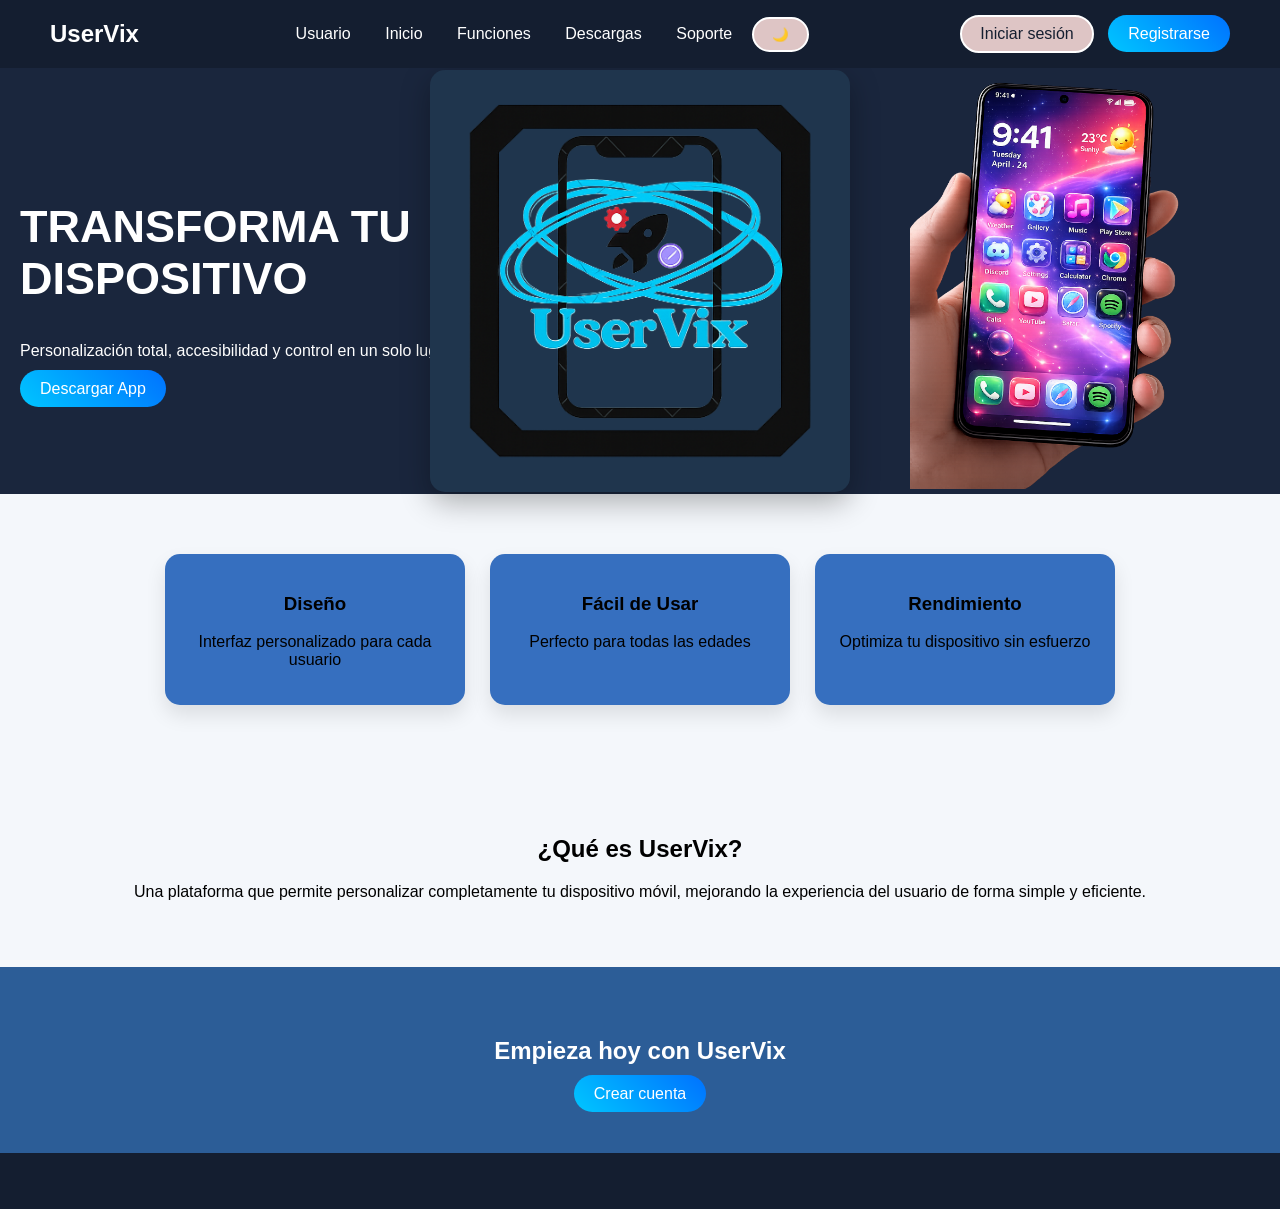
<file: index.html>
<!DOCTYPE html>
<html lang="es">
<head>
    <meta charset="UTF-8">
    <meta name="viewport" content="width=device-width, initial-scale=1.0">
    <title>UserVix</title>
    <link rel="stylesheet" href="index.css">
</head>
<body class="index-page">

<header class="header">
    <div class="logo">UserVix</div>

    <nav>
        <a href="dashboard.html">Usuario</a>
        <a href="#">Inicio</a>
        <a href="funciones.html">Funciones</a>
        <a href="descargas.html" class="link-descargas">Descargas</a>
        <a href="soporte.html">Soporte</a>
        <button onclick="toggleDarkMode()" id="darkBtn" class="btn-outline">🌙</button>
    </nav>

    <div class="auth">
        <a href="login.html" class="btn-outline">Iniciar sesión</a>
        <a href="registro.html" class="btn-primary">Registrarse</a>
    </div>
</header>

<section class="hero">
    <div class="hero-text">
        <h1>TRANSFORMA TU DISPOSITIVO</h1>
        <p>Personalización total, accesibilidad y control en un solo lugar</p>

        <div class="hero-buttons">
            <a href="descargas.html" class="btn-primary btn-descargar">Descargar App</a>
        </div>
    </div>

    <!-- 🔥 LOGO EN EL CENTRO -->
    <div class="hero-logo">
        <img src="indexlogouservix.png" alt="UserVix Logo">
    </div>

    <div class="hero-img">
        <img src="indeximagenlaunch.png" alt="UserVix App">
    </div>
</section>

<section class="features">
    <div class="card">
        <h3>Diseño</h3>
        <p>Interfaz personalizado para cada usuario</p>
    </div>

    <div class="card">
        <h3>Fácil de Usar</h3>
        <p>Perfecto para todas las edades</p>
    </div>

    <div class="card">
        <h3>Rendimiento</h3>
        <p>Optimiza tu dispositivo sin esfuerzo</p>
    </div>
</section>

<section class="about">
    <h2>¿Qué es UserVix?</h2>
    <p>Una plataforma que permite personalizar completamente tu dispositivo móvil,
       mejorando la experiencia del usuario de forma simple y eficiente.</p>
</section>

<section class="cta">
    <h2>Empieza hoy con UserVix</h2>
    <a href="registro.html" class="btn-primary">Crear cuenta</a>
</section>

<footer>
    <p></p>
</footer>
<script src="index.js"></script>
<script>
document.addEventListener("DOMContentLoaded", function () {

    if (navigator.userAgent.includes("UserVixApp")) {

        let link = document.querySelector(".link-descargas");
        if (link) link.style.display = "none";

        let btn = document.querySelector(".btn-descargar");
        if (btn) btn.style.display = "none";
    }

});
</script>
</body>
</html>
</file>
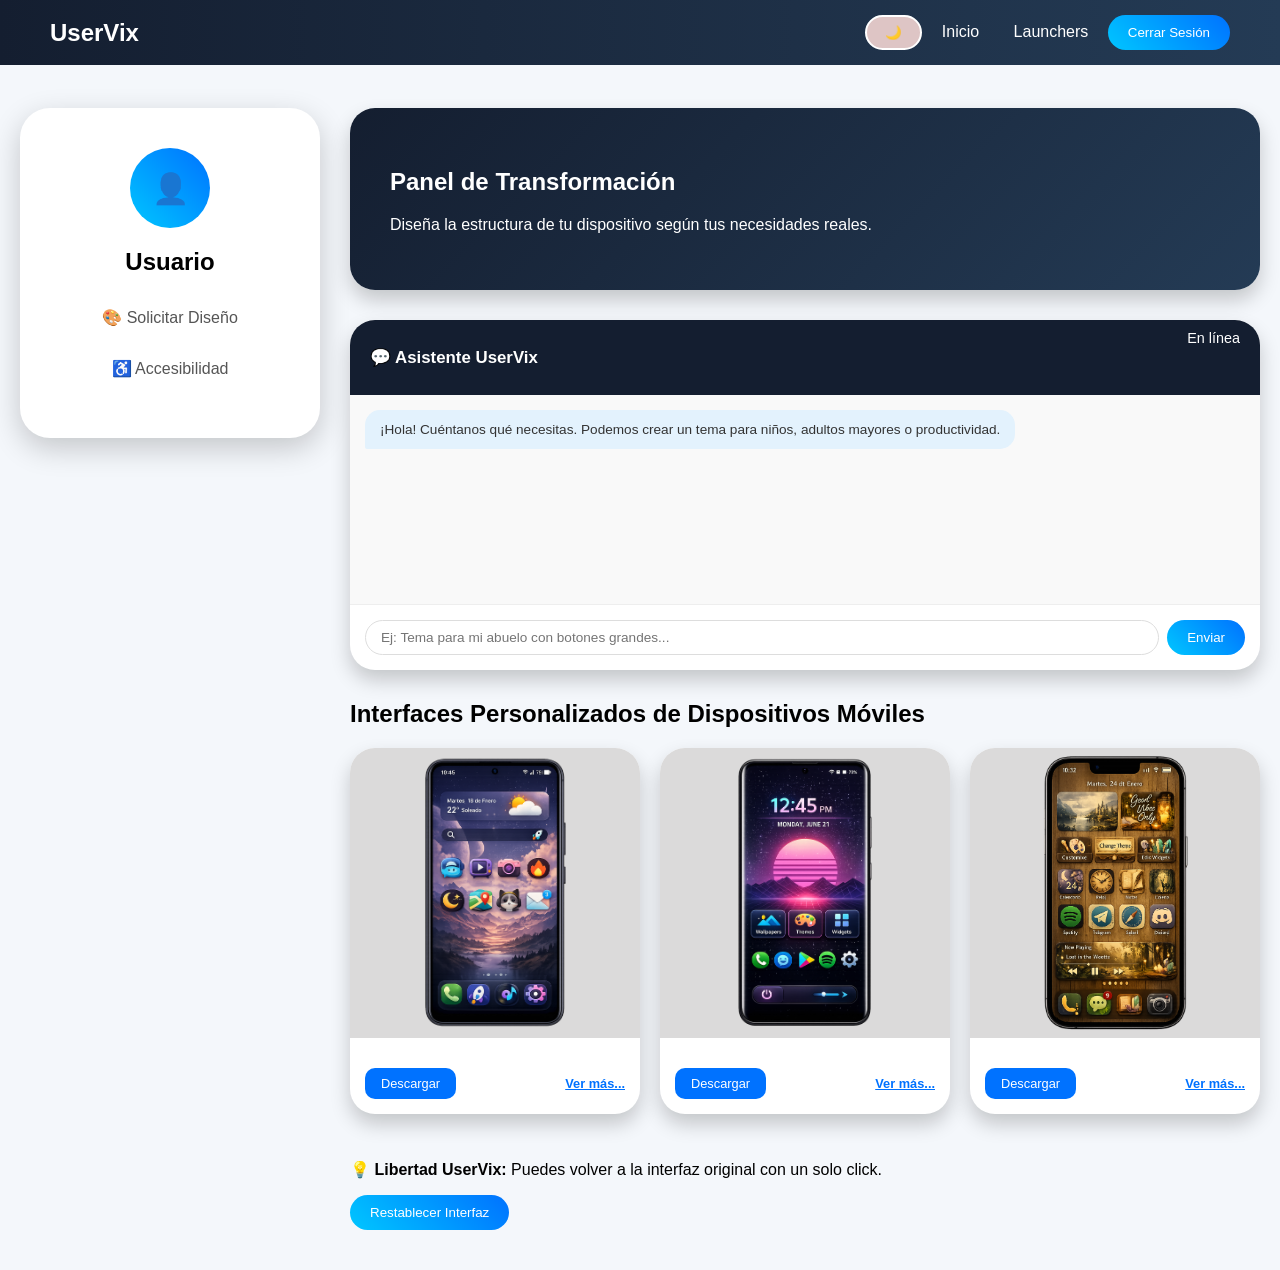
<file: dashboard.html>
<!DOCTYPE html>
<html lang="es">
<head>
    <meta charset="UTF-8">
    <meta name="viewport" content="width=device-width, initial-scale=1.0">
    <title>Estudio de Diseño - UserVix</title>
    <link rel="stylesheet" href="dashboard.css">
</head>
<body class="dashboard-page">

<header class="header">
    <div class="logo">UserVix</div>
    <nav>
        <button onclick="toggleDarkMode()" id="darkBtn" class="btn-outline">🌙</button>
        <a href="index.html">Inicio</a>
        <a href="explorar-temas.html">Launchers</a>
        <button onclick="logout()" class="btn-primary">Cerrar Sesión</button>
    </nav>
</header>

<main class="vix-container">

    <!-- SIDEBAR -->
    <aside class="vix-sidebar">
    <div class="profile-header">
        <div class="avatar-glow">👤</div>
        <h2>Usuario</h2>
    </div>

    <nav class="vix-menu">
        <a href="solicitar-diseno.html">🎨 Solicitar Diseño</a>
        <a href="#" onclick="toggleAccesibilidad()">♿ Accesibilidad</a>
    </nav>
</aside>

    <!-- PANEL PRINCIPAL -->
    <section class="vix-main">

        <!-- HERO -->
        <div class="vix-card-hero">
            <h1>Panel de Transformación</h1>
            <p>Diseña la estructura de tu dispositivo según tus necesidades reales.</p>
        </div>

        <!-- CHAT ASISTENTE -->
        <div class="vix-chat-card">
            <div class="chat-header">
                <h3>💬 Asistente UserVix</h3>
                <span>En línea</span>
            </div>
            <div class="chat-body" id="chatBody">
                 <div class="bot-msg">
                      ¡Hola! Cuéntanos qué necesitas. Podemos crear un tema para niños, adultos mayores o productividad.
                 </div>
            </div>
            <div class="chat-input-area">
                <input type="text" id="chatInput" placeholder="Ej: Tema para mi abuelo con botones grandes...">
                <button class="btn-primary" onclick="enviarChat()">Enviar</button>
            </div>
        </div>

        <!-- GRID DE TEMAS -->
        <h2 class="section-title">Interfaces Personalizados de Dispositivos Móviles</h2>
        <div class="vix-grid">

            <div class="vix-theme-card">
                <div class="theme-image">
                    <img src="explorar-temas-imagen-temas1.png" alt="SO Infantil">
                    <div class="overlay-badge">Launchers</div>
                </div>
                <div class="theme-info">
                    <div class="card-footer">
                        <a href="" class="btn-action-sm">Descargar</a>
                        <a href="explorar-temas.html" class="link-ver-mas">Ver más...</a>
                    </div>
                </div>
            </div>

            <div class="vix-theme-card">
                <div class="theme-image">
                    <img src="explorar-temas-imagen-temas2.png" alt="SO Senior">
                    <div class="overlay-badge">Launchers</div>
                </div>
                <div class="theme-info">
                    <div class="card-footer">
                        <a href="" class="btn-action-sm">Descargar</a>
                        <a href="explorar-temas.html" class="link-ver-mas">Ver más...</a>
                    </div>
                </div>
            </div>

            <div class="vix-theme-card">
                <div class="theme-image">
                    <img src="explorar-temas-imagen-temas3.png" alt="SO Minimal">
                    <div class="overlay-badge">Launchers</div>
                </div>
                <div class="theme-info">
                    <div class="card-footer">
                        <a href="" class="btn-action-sm">Descargar</a>
                        <a href="explorar-temas.html" class="link-ver-mas">Ver más...</a>
                    </div>
                </div>
            </div>

        </div>

        <!-- NOTIFICACIÓN / ACCIÓN RÁPIDA -->
        <div class="vix-notice">
            <p><strong>💡 Libertad UserVix:</strong> Puedes volver a la interfaz original con un solo click.</p>
            <button class="btn-primary" onclick="restablecerInterfaz()">Restablecer Interfaz</button>
        </div>
    </section>

</main>

<script src="dashboard.js"></script>
</body>
</html>
</file>
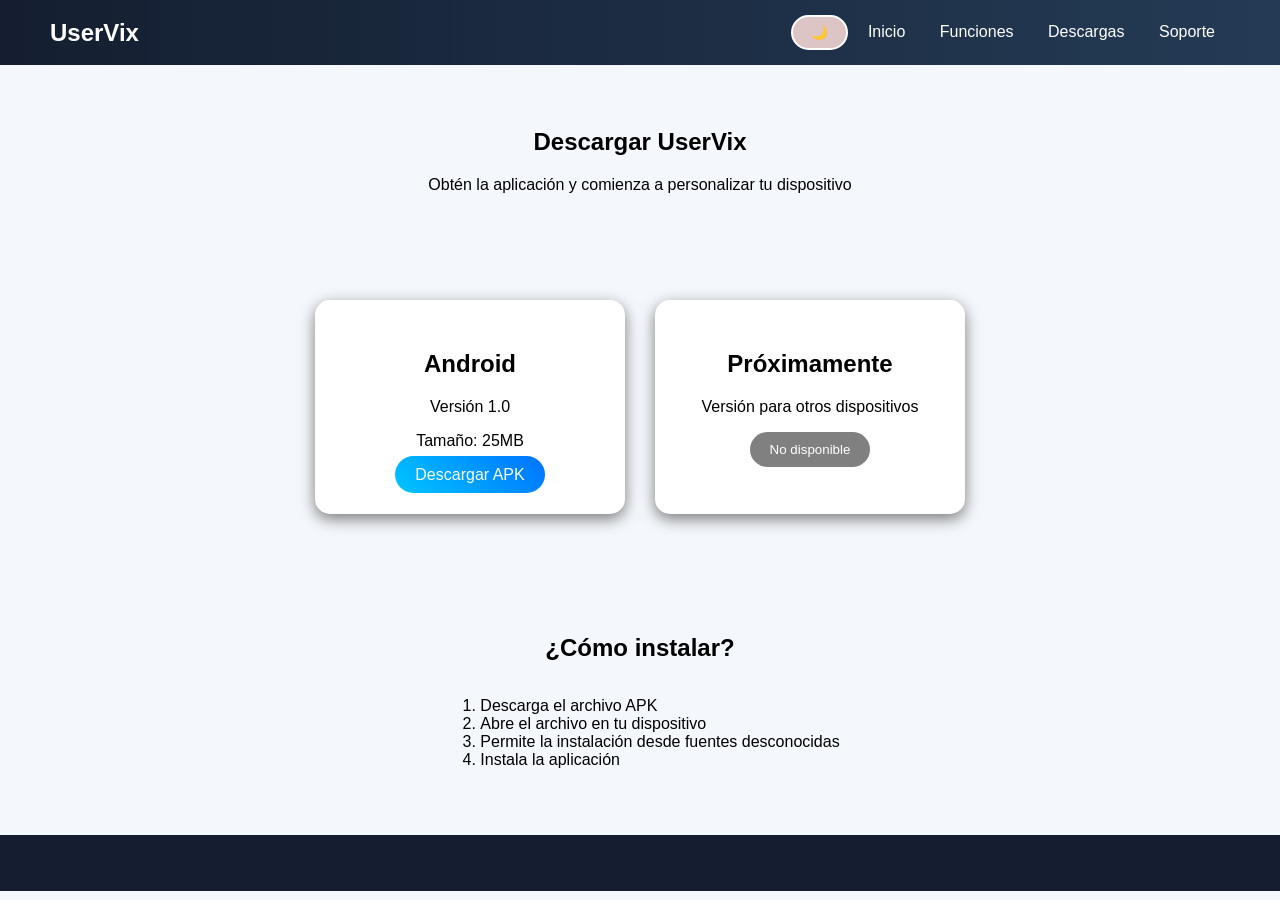
<file: descargas.html>
<!DOCTYPE html>
<html lang="es">
<head>
    <meta charset="UTF-8">
    <meta name="viewport" content="width=device-width, initial-scale=1.0">
    <title>Descargas - UserVix</title>
    <link rel="stylesheet" href="descargas.css">
</head>
<body>

<header class="header">
    <div class="logo">UserVix</div>

    <nav>
        <button onclick="toggleDarkMode()" id="darkBtn" class="btn-outline">🌙</button>
        <a href="index.html">Inicio</a>
        <a href="funciones.html">Funciones</a>
        <a href="descargas.html">Descargas</a>
        <a href="soporte.html">Soporte</a>
    </nav>
</header>

<section class="download-header">
    <h1>Descargar UserVix</h1>
    <p>Obtén la aplicación y comienza a personalizar tu dispositivo</p>
</section>

<section class="download-main">

    <div class="download-card">
        <h2>Android</h2>
        <p>Versión 1.0</p>
        <p>Tamaño: 25MB</p>
       <a href="https://pietro0202.github.io/uservix_web/app-debug.apk" class="btn-primary" download>Descargar APK</a>
    </div>

    <div class="download-card">
        <h2>Próximamente</h2>
        <p>Versión para otros dispositivos</p>
        <button class="btn-disabled">No disponible</button>
    </div>

</section>

<section class="install">
    <h2>¿Cómo instalar?</h2>

    <ol>
        <li>Descarga el archivo APK</li>
        <li>Abre el archivo en tu dispositivo</li>
        <li>Permite la instalación desde fuentes desconocidas</li>
        <li>Instala la aplicación</li>
    </ol>
</section>

<footer>
    <p></p>
</footer>
<script src="descargas.js"></script>
</body>
</html>
</file>
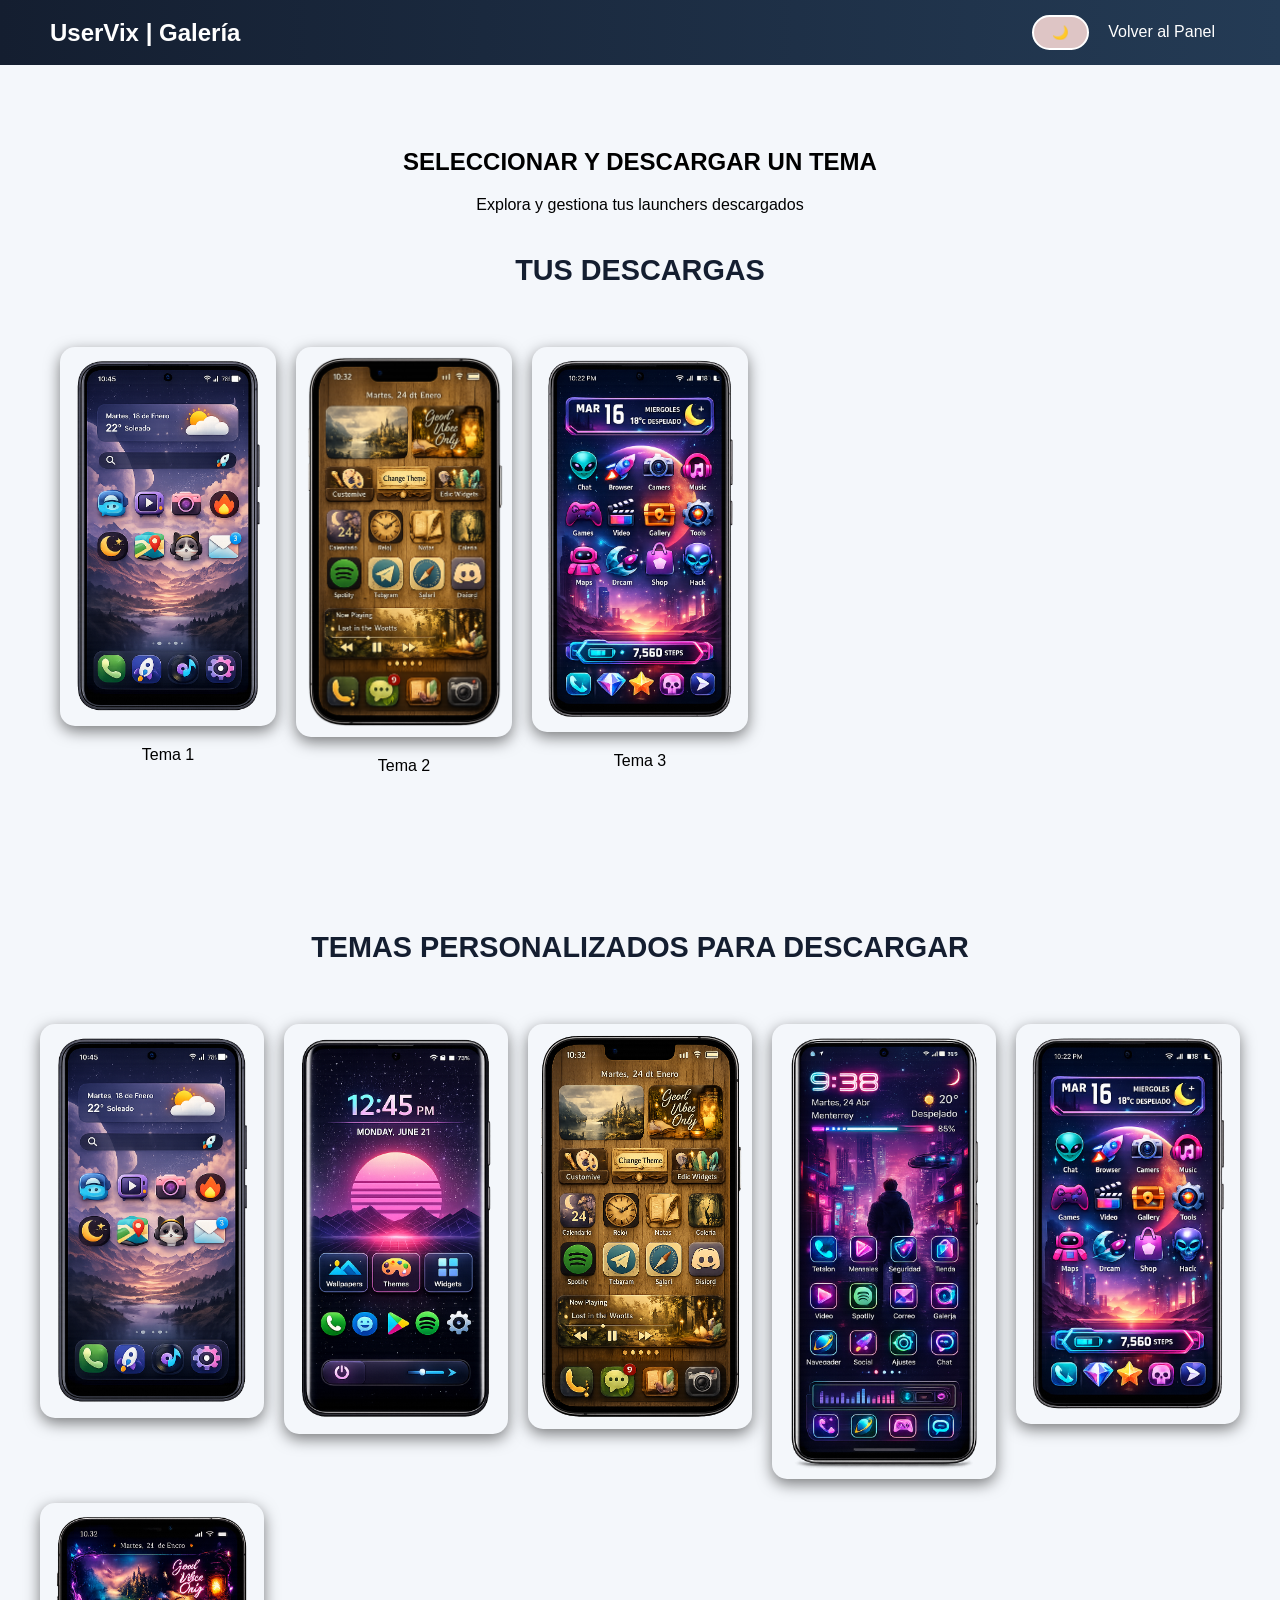
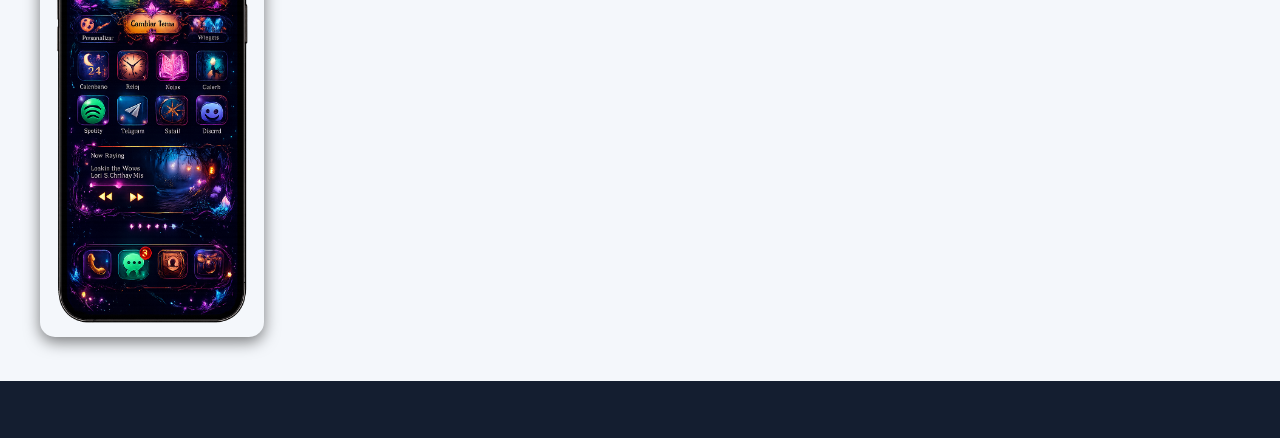
<file: explorar-temas.html>
<!DOCTYPE html>
<html lang="es">
<head>
    <meta charset="UTF-8">
    <meta name="viewport" content="width=device-width, initial-scale=1.0">
    <title>Explorar Sistemas - UserVix</title>
    <link rel="stylesheet" href="explorar-temas.css">
</head>
<body>

<header class="header">
    <div class="logo">UserVix | Galería</div>
    <nav>
        <button onclick="toggleDarkMode()" id="darkBtn" class="btn-outline">🌙</button>
        <a href="dashboard.html">Volver al Panel</a>
    </nav>
</header>

<section class="gallery-header">
    <h1>SELECCIONAR Y DESCARGAR UN TEMA</h1>
    <p>Explora y gestiona tus launchers descargados</p>

    <h2 class="section-title">TUS DESCARGAS</h2>
    <div class="downloaded-themes">
        <div class="downloaded-card"><img src="explorar-temas-imagen-temas1.png" alt="Tema 1"><p>Tema 1</p></div>
        <div class="downloaded-card"><img src="explorar-temas-imagen-temas3.png" alt="Tema 2"><p>Tema 2</p></div>
        <div class="downloaded-card"><img src="explorar-temas-imagen-temas5.png" alt="Tema 3"><p>Tema 3</p></div>
    </div>
</section>
<h2 class="section-title">TEMAS PERSONALIZADOS PARA DESCARGAR</h2>
<section class="gallery-grid">
    <div class="gallery-item"><img src="explorar-temas-imagen-temas1.png" alt="SO Personalizado"></div>
    <div class="gallery-item"><img src="explorar-temas-imagen-temas2.png" alt="SO Personalizado"></div>
    <div class="gallery-item"><img src="explorar-temas-imagen-temas3.png" alt="SO Personalizado"></div>
    <div class="gallery-item"><img src="explorar-temas-imagen-temas4.png" alt="SO Personalizado"></div>
    <div class="gallery-item"><img src="explorar-temas-imagen-temas5.png" alt="SO Personalizado"></div>
    <div class="gallery-item"><img src="explorar-temas-imagen-temas6.png" alt="SO Personalizado"></div>
</section>

<footer>
    <p></p>
</footer>
<script src="explorar-temas.js"></script>
</body>
</html>
</file>
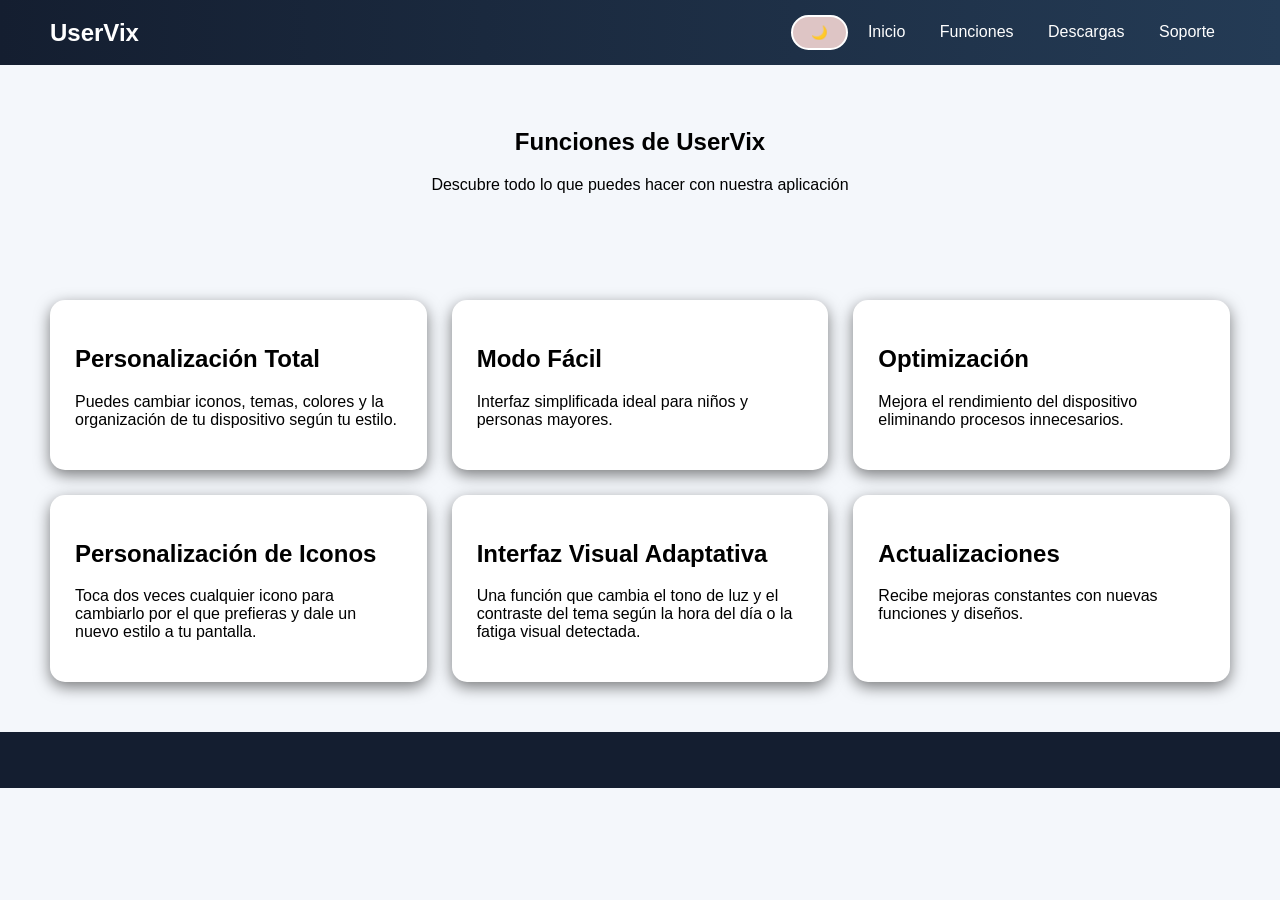
<file: funciones.html>
<!DOCTYPE html>
<html lang="es">
<head>
    <meta charset="UTF-8">
    <meta name="viewport" content="width=device-width, initial-scale=1.0">
    <title>Funciones - UserVix</title>
    <link rel="stylesheet" href="funciones.css">
</head>
<body>

<header class="header">
    <div class="logo">UserVix</div>

    <nav>
        <button onclick="toggleDarkMode()" id="darkBtn" class="btn-outline">🌙</button>
        <a href="index.html">Inicio</a>
        <a href="funciones.html">Funciones</a>
        <a href="descargas.html" class="link-descargas">Descargas</a>
        <a href="soporte.html">Soporte</a>
    </nav>
</header>

<section class="funciones-header">
    <h1>Funciones de UserVix</h1>
    <p>Descubre todo lo que puedes hacer con nuestra aplicación</p>
</section>

<section class="funciones-grid">

    <div class="func-card">
        <h2>Personalización Total</h2>
        <p>Puedes cambiar iconos, temas, colores y la organización de tu dispositivo según tu estilo.</p>
    </div>

    <div class="func-card">
        <h2>Modo Fácil</h2>
        <p>Interfaz simplificada ideal para niños y personas mayores.</p>
    </div>

    <div class="func-card">
        <h2>Optimización</h2>
        <p>Mejora el rendimiento del dispositivo eliminando procesos innecesarios.</p>
    </div>

    <div class="func-card">
        <h2>Personalización de Iconos</h2>
        <p>Toca dos veces cualquier icono para cambiarlo por el que prefieras y dale un nuevo estilo a tu pantalla.</p>
    </div>

    <div class="func-card">
        <h2>Interfaz Visual Adaptativa</h2>
        <p>Una función que cambia el tono de luz y el contraste del tema según la hora del día o la fatiga visual detectada.</p>
    </div>

    <div class="func-card">
        <h2>Actualizaciones</h2>
        <p>Recibe mejoras constantes con nuevas funciones y diseños.</p>
    </div>

</section>

<footer>
    <p></p>
</footer>
<script src="funciones.js"></script>
<script>
window.addEventListener('DOMContentLoaded', function () {
    // 1. Detectamos por UserAgent (Configurado en tu MainActivity.java)
    const esApp = navigator.userAgent.includes("UserVixApp");
    
    // 2. Detectamos por parámetro (por si acaso)
    const params = new URLSearchParams(window.location.search);
    if (params.get("app") === "true") {
        localStorage.setItem("modoApp", "true");
    }

    // 3. Si es la App, ocultamos el enlace
    if (esApp || localStorage.getItem("modoApp") === "true") {
        // Buscamos el enlace por su clase o por su texto
        const linkDescargas = document.querySelector(".link-descargas");
        if (linkDescargas) {
            linkDescargas.style.display = "none";
        }
    }
});
</script>
<script>
console.log("UserAgent:", navigator.userAgent);
</script>
</body>
</html>
</file>
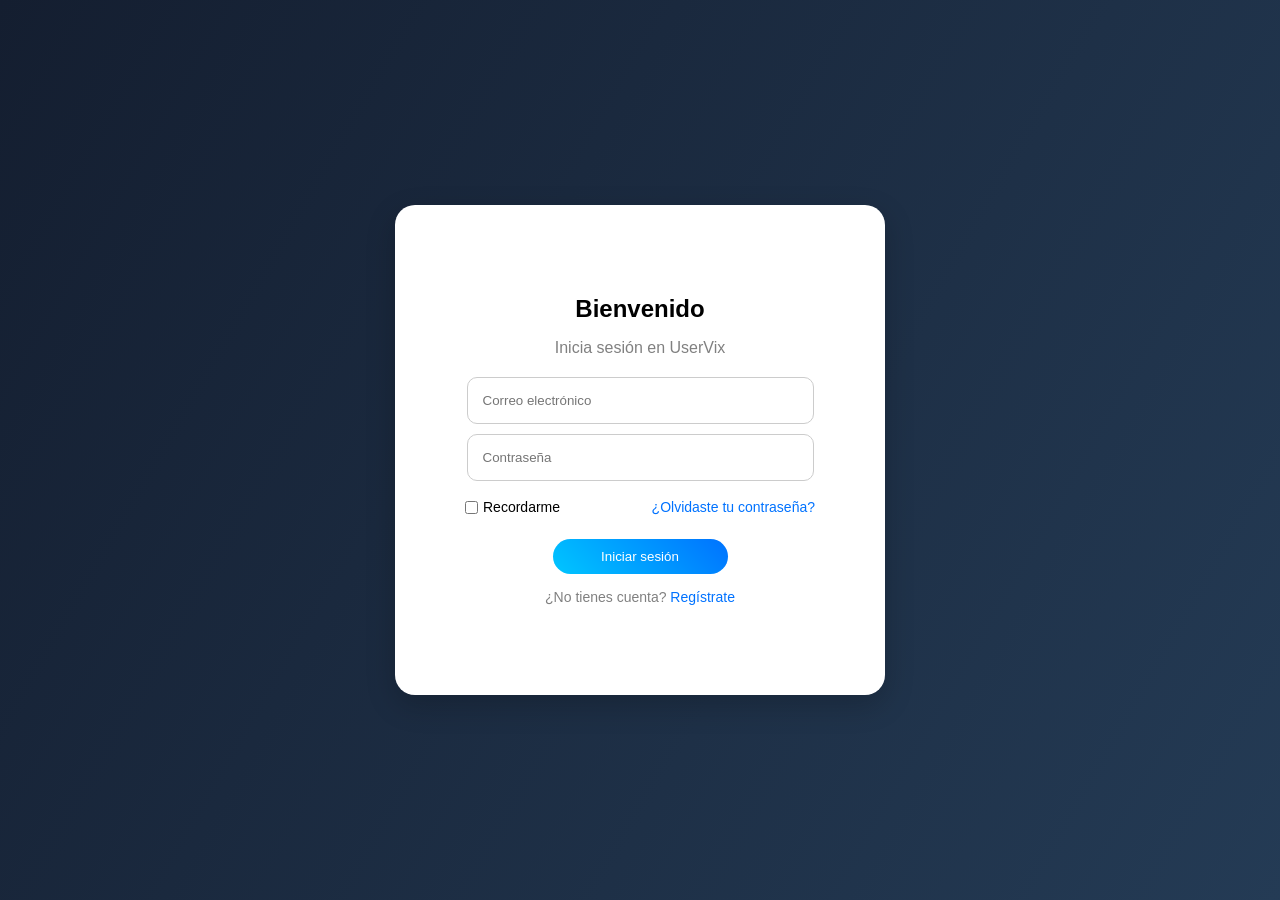
<file: login.html>
<!DOCTYPE html>
<html lang="es">
<head>
    <meta charset="UTF-8">
    <meta name="viewport" content="width=device-width, initial-scale=1.0">
    <title>Login - UserVix</title>
    <link rel="stylesheet" href="login.css">
</head>
<body class="auth-page">

<div class="auth-container">
    <div class="auth-box">
        <h2>Bienvenido</h2>
        <p>Inicia sesión en UserVix</p>

        <input type="email" id="email" placeholder="Correo electrónico">
        <input type="password" id="password" placeholder="Contraseña">

        <div class="login-options">
            <label>
                <input type="checkbox" id="remember"> Recordarme
            </label>

            <a href="#" class="forgot">¿Olvidaste tu contraseña?</a>
        </div>

        <button class="btn-primary" onclick="login()">Iniciar sesión</button>

        <p class="link-text">¿No tienes cuenta? <a href="registro.html">Regístrate</a></p>
    </div>
</div>

<script src="login.js"></script>
</body>
</html>
</file>
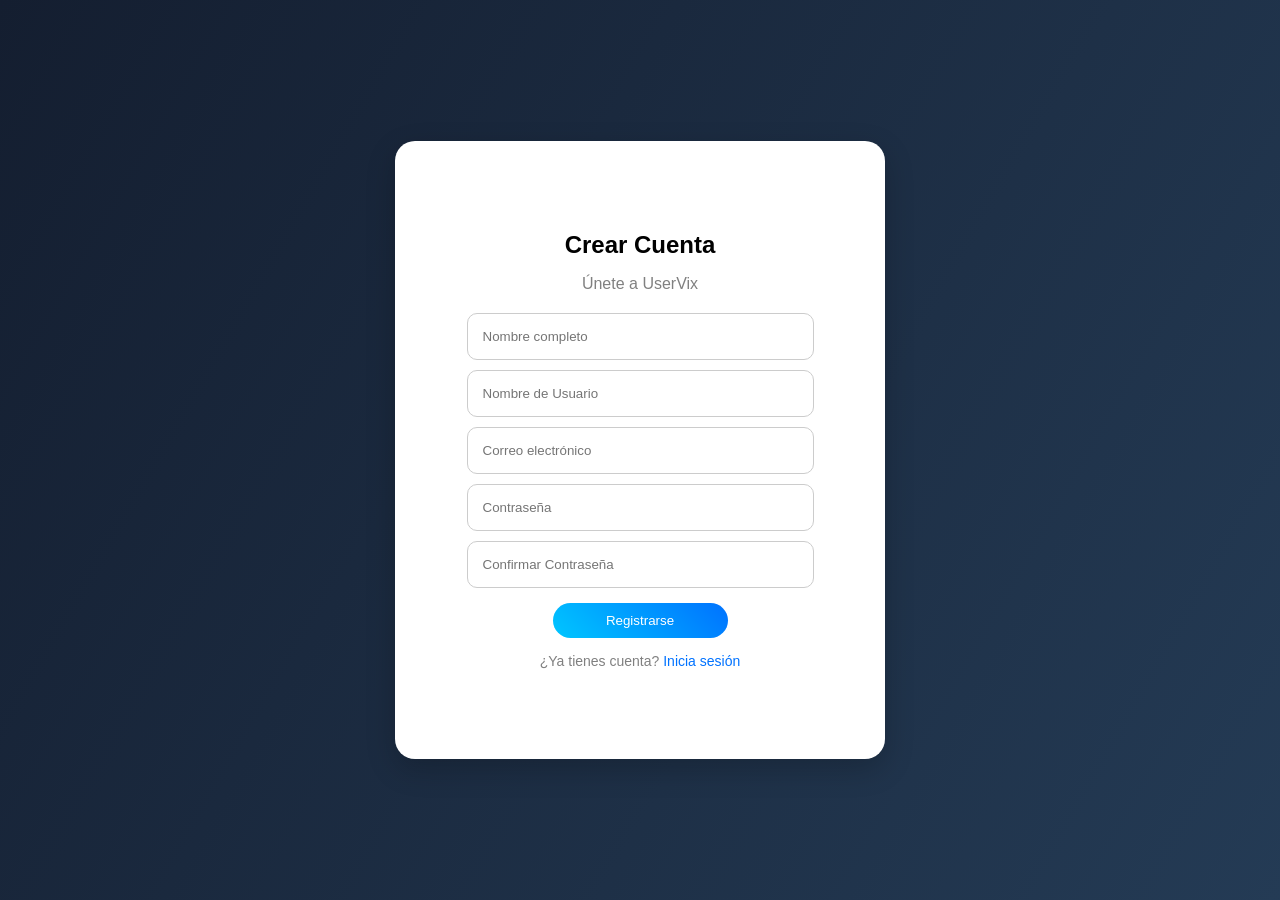
<file: registro.html>
<!DOCTYPE html>
<html lang="es">
<head>
    <meta charset="UTF-8">
    <meta name="viewport" content="width=device-width, initial-scale=1.0">
    <title>Registro - UserVix</title>
    <link rel="stylesheet" href="registro.css">
</head>
<body class="auth-page">

<div class="auth-container">
    <div class="auth-box">
        <h2>Crear Cuenta</h2>
        <p>Únete a UserVix</p>

        <input type="text" id="nombre" placeholder="Nombre completo">
        <input type="text" id="nombre de usuario" placeholder="Nombre de Usuario">
        <input type="email" id="emailReg" placeholder="Correo electrónico">
        <input type="password" id="passReg" placeholder="Contraseña">
        <input type="password" id="passReg" placeholder="Confirmar Contraseña">

        <button class="btn-primary" onclick="registrar()">Registrarse</button>

        <p class="link-text">¿Ya tienes cuenta? <a href="login.html">Inicia sesión</a></p>
    </div>
</div>

<script src="registro.js"></script>
</body>
</html>
</file>
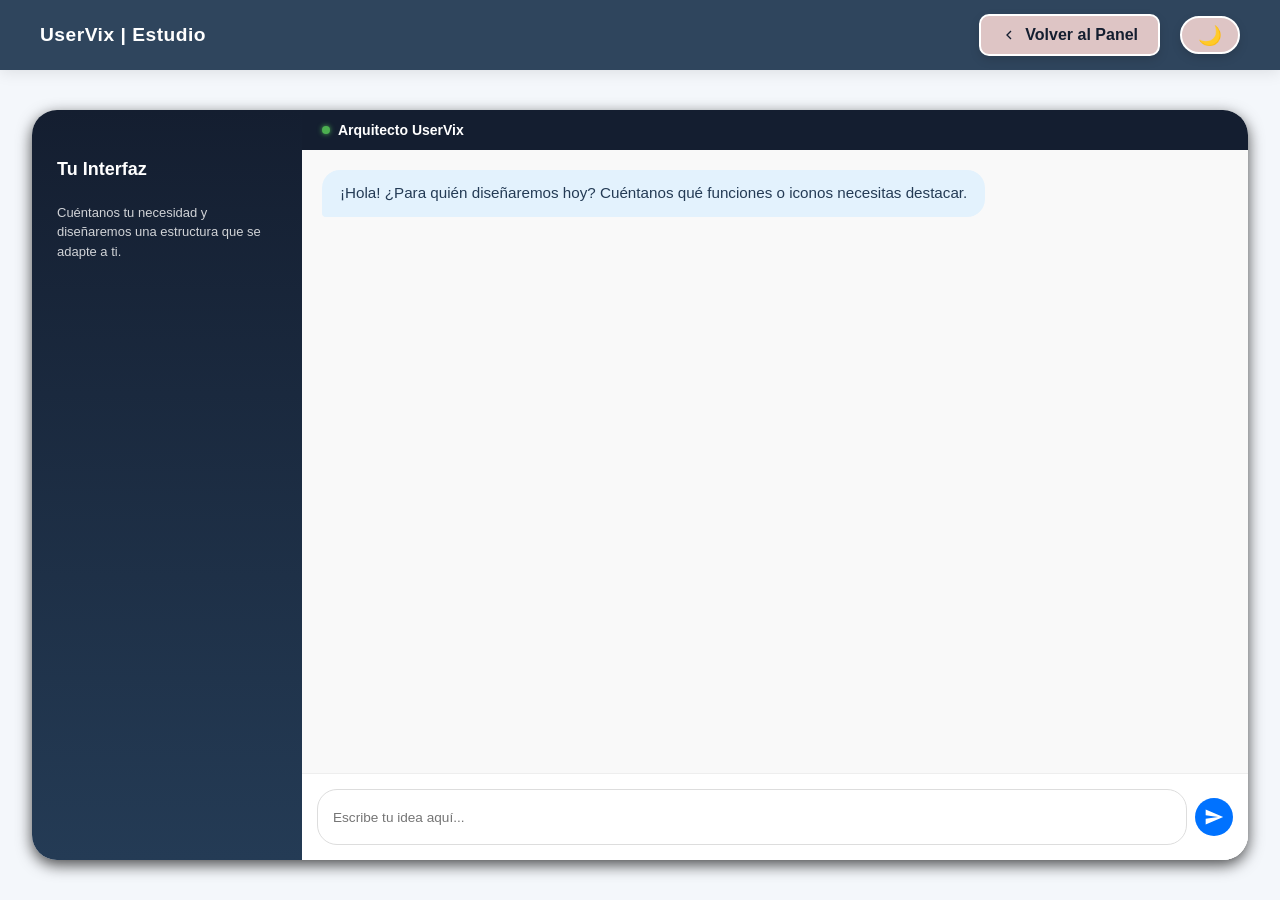
<file: solicitar-diseno.html>
<!DOCTYPE html>
<html lang="es">
<head>
    <meta charset="UTF-8">
    <meta name="viewport" content="width=device-width, initial-scale=1.0">
    <title>Estudio Creativo - UserVix</title>
    <link rel="stylesheet" href="solicitar-diseno.css">
</head>
<body class="chat-page-layout">

<header class="header">
    <div class="logo">
        <span class="logo-brand">UserVix</span>
        <span class="logo-sep">|</span>
        <span class="logo-sub">Estudio</span>
    </div>
<nav class="nav-links">
        <a href="dashboard.html" class="btn-outline">
            <svg width="16" height="16" viewBox="0 0 24 24" fill="none" stroke="currentColor" stroke-width="2" style="margin-right: 8px;">
                <path d="m15 18-6-6 6-6"/>
            </svg>
            Volver al Panel
        </a>
        <button onclick="toggleDarkMode()" id="darkBtn" class="btn-outline">🌙</button>
    </nav>
</header>

<main class="vix-chat-wrapper">
    <aside class="vix-chat-sidebar">
        <h4>Tu Interfaz</h4>
        <p>Cuéntanos tu necesidad y diseñaremos una estructura que se adapte a ti.</p>
    </aside>

    <div class="vix-chat-window">
        <div class="vix-chat-header">
            <div class="user-status">
                <div class="online-dot"></div>
                <span>Arquitecto UserVix</span>
            </div>
        </div>

        <div class="vix-chat-messages" id="chatBody">
            <div class="msg bot">
                ¡Hola! ¿Para quién diseñaremos hoy? Cuéntanos qué funciones o iconos necesitas destacar.
            </div>
        </div>

        <div class="vix-chat-footer">
            <input type="text" id="chatInput" placeholder="Escribe tu idea aquí...">
            <button id="chatSendBtn" class="send-btn">
                <svg viewBox="0 0 24 24" width="20" height="20">
                    <path fill="currentColor" d="M2.01 21L23 12 2.01 3 2 10l15 2-15 2z"></path>
                </svg>
            </button>
        </div>
    </div>
</main>

<script src="solicitar-diseno.js"></script>
</body>
</html>
</file>
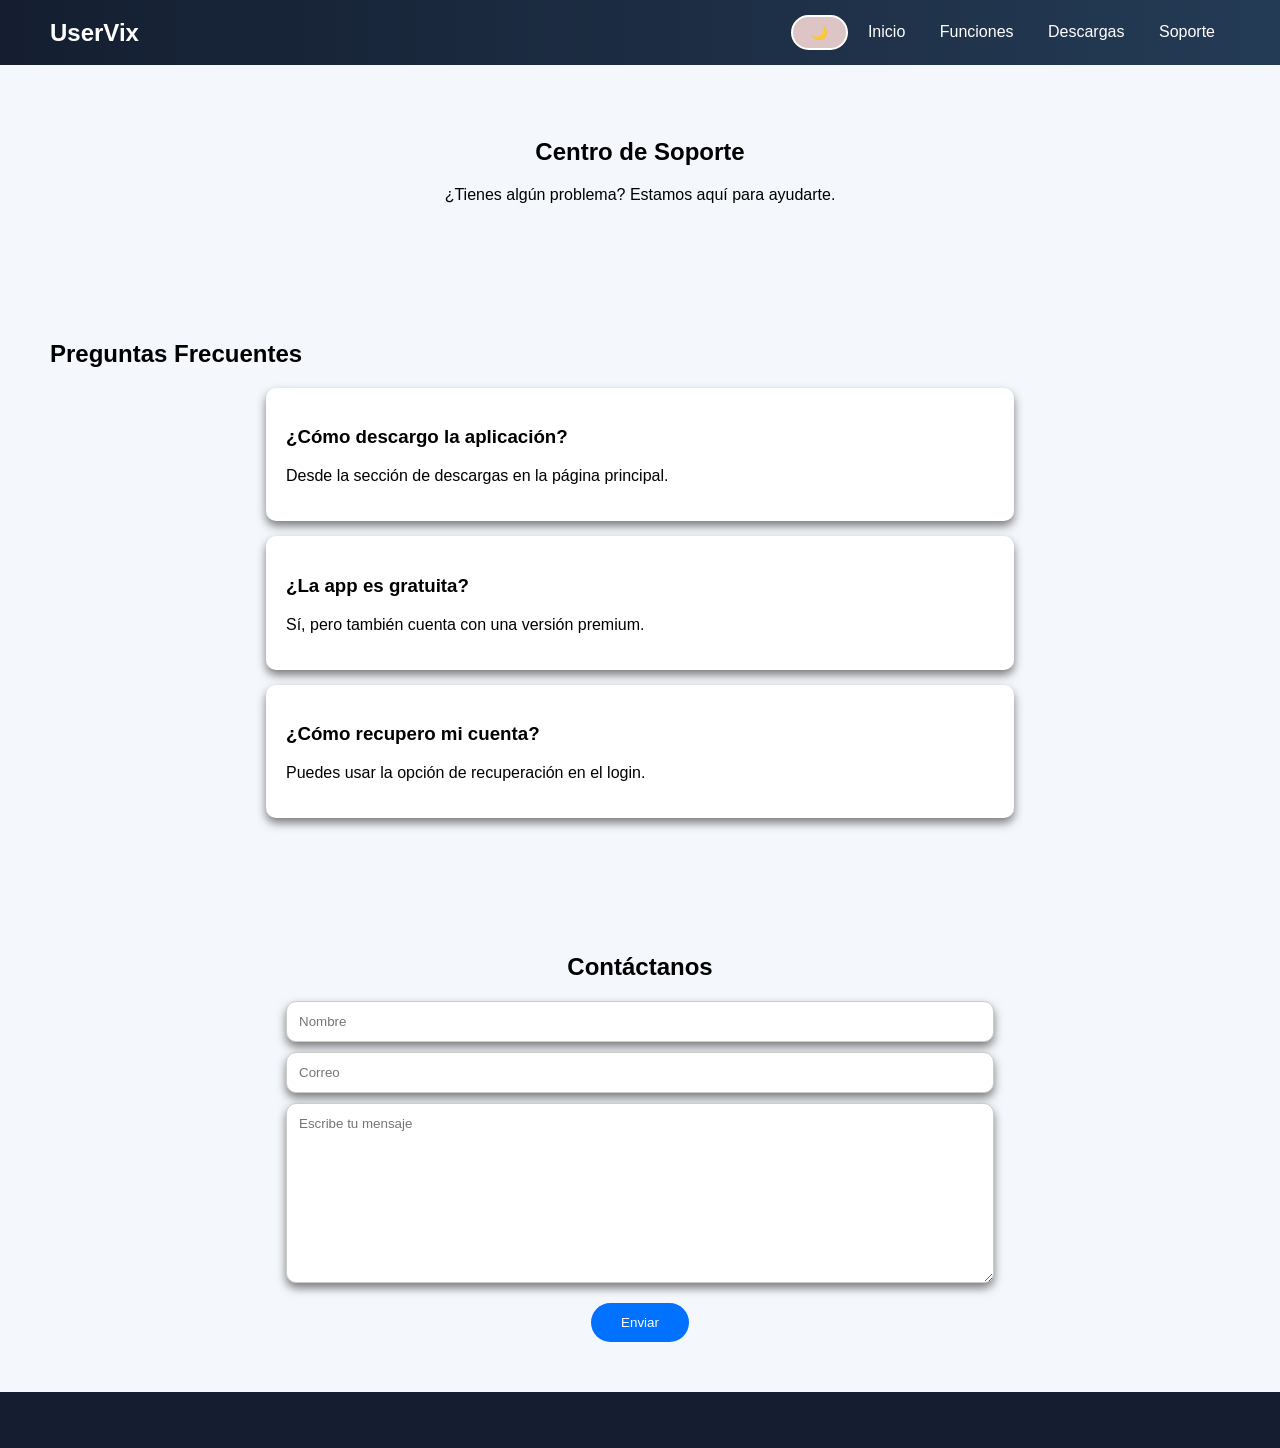
<file: soporte.html>
<!DOCTYPE html>
<html lang="es">
<head>
    <meta charset="UTF-8">
    <meta name="viewport" content="width=device-width, initial-scale=1.0">
    <title>Soporte - UserVix</title>
    <link rel="stylesheet" href="soporte.css">
</head>
<body>

<header class="header">
    <div class="logo">UserVix</div>

    <nav>
        <button onclick="toggleDarkMode()" id="darkBtn" class="btn-outline">🌙</button>
        <a href="index.html">Inicio</a>
        <a href="funciones.html">Funciones</a>
        <a href="descargas.html" class="link-descargas">Descargas</a>
        <a href="soporte.html">Soporte</a>
    </nav>
</header>

<section class="support">
    <h1>Centro de Soporte</h1>
    <p>¿Tienes algún problema? Estamos aquí para ayudarte.</p>
</section>

<section class="faq">
    <h2>Preguntas Frecuentes</h2>

    <div class="faq-item">
        <h3>¿Cómo descargo la aplicación?</h3>
        <p>Desde la sección de descargas en la página principal.</p>
    </div>

    <div class="faq-item">
        <h3>¿La app es gratuita?</h3>
        <p>Sí, pero también cuenta con una versión premium.</p>
    </div>

    <div class="faq-item">
        <h3>¿Cómo recupero mi cuenta?</h3>
        <p>Puedes usar la opción de recuperación en el login.</p>
    </div>
</section>

<section class="contact">
    <h2>Contáctanos</h2>

    <input type="text" placeholder="Nombre">
    <input type="email" placeholder="Correo">
    <textarea placeholder="Escribe tu mensaje"></textarea>

    <button>Enviar</button>
</section>

<footer>
    <p></p>
</footer>
<script src="soporte.js"></script>
<script>
window.addEventListener('DOMContentLoaded', function () {
    // 1. Detectamos por UserAgent (Configurado en tu MainActivity.java)
    const esApp = navigator.userAgent.includes("UserVixApp");
    
    // 2. Detectamos por parámetro (por si acaso)
    const params = new URLSearchParams(window.location.search);
    if (params.get("app") === "true") {
        localStorage.setItem("modoApp", "true");
    }

    // 3. Si es la App, ocultamos el enlace
    if (esApp || localStorage.getItem("modoApp") === "true") {
        // Buscamos el enlace por su clase o por su texto
        const linkDescargas = document.querySelector(".link-descargas");
        if (linkDescargas) {
            linkDescargas.style.display = "none";
        }
    }
});
</script>
<script>
console.log("UserAgent:", navigator.userAgent);
</script>
</body>
</html>
</file>
<file: index.css>
body {
    margin: 0;
    font-family: 'Segoe UI', sans-serif;
    background: #f4f7fb;
}

/* 🔥 SOLO PARA PÁGINAS NORMALES */
body:not(.auth-page) {
    padding-top: 68px;
    
}

/* HEADER */
.header {
    display: flex;
    justify-content: space-between;
    align-items: center;
    padding: 15px 50px;
    background: linear-gradient(90deg, #141e30, #141e30);
    color: white;

    position: fixed;
    top: 0;
    left: 0;
    width: 100%;
    z-index: 1000;

    box-sizing: border-box;
}


.logo {
    font-size: 24px;
    font-weight: bold;
}

nav a {
    margin: 0 15px;
    color: white;
    text-decoration: none;
}

.auth a {
    margin-left: 10px;
}

/* BOTONES */
.btn-primary {
    background: linear-gradient(45deg, #00c6ff, #0072ff);
    border: none;
    padding: 10px 20px;
    border-radius: 25px;
    color: white;
    cursor: pointer;
    transition: 0.3s;
    text-align: center;
    line-height: normal;
    
}

.btn-primary:hover {
    transform: scale(1.05);
}

.btn-outline {
    background: #dec5c5 !important;    /* Fondo blanco sólido */
    color: #141e30 !important;         /* Icono (luna/sol) oscuro */
    border: none;
    border: 2px solid white;
    padding: 8px 18px;
    border-radius: 25px;
    color: white;
    text-decoration: none;
    display: inline-block; /* Asegura que la transformación funcione bien */
    transition: 0.3s ease; /* Transición suave para el movimiento */
    cursor: pointer;

}
.btn-outline:hover {
    transform: translateY(-5px); /* Se mueve 5px hacia arriba */
    background: rgba(255, 255, 255, 0.1); /* Un pequeño brillo de fondo opcional */
    box-shadow: 0 5px 15px rgba(0,0,0,0.2); /* Sombra para resaltar la elevación */
}

/* HERO */
.hero {
    display: flex;
    align-items: center;
    justify-content: space-between;
    padding: 1px 20px;
    background: linear-gradient(120deg, #1a263d, #1a263d);
    color: white;
}

.hero-text {
    max-width: 500px;
}

.hero-text h1 {
    font-size: 45px;
}

.hero-buttons {
    margin-top: 20px;
}

.hero-buttons button {
    margin-right: 10px;
}

.hero-img img {
    width: 280px;
    margin-left: -350px;
    animation: float 3s ease-in-out infinite;
}

/* ANIMACIÓN */
@keyframes float {
    0% { transform: translateY(0px); }
    50% { transform: translateY(-10px); }
    100% { transform: translateY(0px); }
}

/* FEATURES */
.features {
    display: flex;
    justify-content: center;
    gap: 25px;
    padding: 60px;
}

.card {
    background: rgb(54, 111, 191);
    padding: 20px;
    border-radius: 15px;
    width: 260px;
    text-align: center;
    box-shadow: 0 10px 20px rgba(0,0,0,0.1);
    transition: 0.3s;
}

.card:hover {
    transform: translateY(-10px);
}

/* ABOUT */
.about {
    text-align: center;
    padding: 50px;
}

/* CTA */
.cta {
    text-align: center;
    padding: 50px;
    background: #2c5d97;
    color: white;
}

/* FOOTER */
footer {
    text-align: center;
    padding: 20px;
    background: #141e30;
    color: white;
}

/* 🌙 MODO OSCURO */
.dark-mode {
    background: #1e1e1e;
    color: #e0e0e0;
}

/* HEADER */
.dark-mode .header {
    background: #222222;
}

/* HERO */
.dark-mode .hero {
    background: #2a2a2a;
}

/* CARDS */
.dark-mode:not(.index-page) .card {
    background: #2f2f2f;
    color: white;
}

/* CAJAS (LOGIN, DESCARGAS, FUNCIONES, ETC) */
.dark-mode .auth-box,
.dark-mode .download-card,
.dark-mode .func-card,
.dark-mode .faq-item {
    background: #2f2f2f;
    color: white;
}

/* INPUTS */
.dark-mode input,
.dark-mode textarea {
    background: #3a3a3a;
    color: white;
    border: 1px solid #555;
}

/* FOOTER */
.dark-mode footer {
    background: #2a2a2a;
}
.hero-logo {
    display: flex;
    align-items: center;
    justify-content: center;
}

.hero-logo img {
    background: #1f354d;
    width: 420px;
    margin-left: -500px;
    border-radius: 15px;
    box-shadow: 0 10px 30px rgba(0,0,0,0.3);
    
}
.dark-mode .hero-logo img {
background: #333333;
    
}
a {
    text-decoration: none;
}

/* --- RESPONSIVE DESIGN --- */

@media (max-width: 768px) {
    /* 1. Ajuste del Body para que el texto no se tape */
    body:not(.auth-page) {
        padding-top: 75px; /* Ajustado al nuevo tamaño del header */
    }

    /* 2. Header: Ahora es una sola fila o máximo dos muy delgadas */
    .header {
        padding: 10px 15px;
        flex-direction: row; /* Forzamos que sea horizontal */
        flex-wrap: wrap;     /* Permite bajar si el celular es MUY pequeño */
        justify-content: space-between;
        align-items: center;
    }

    /* 3. El Logo se hace más pequeño para dar espacio */
    .logo {
        font-size: 20px;
        margin: 0;
    }

    /* 4. Escondemos o achicamos el Nav para que no estorbe al centro */
    nav {
        order: 3; /* Mandamos los links (Inicio, Funciones...) abajo si no caben */
        width: 100%;
        display: flex;
        justify-content: center;
        margin-top: 10px;
        gap: 8px;
    }

    nav a {
        font-size: 13px;
        margin: 0 5px;
    }

    /* 5. EL TRUCO: Agrupamos el botón de modo oscuro con los de Auth */
    .auth {
        display: flex;
        align-items: center;
        gap: 8px; /* Espacio pequeño entre ellos */
        order: 2; /* Se queda arriba a la derecha */
    }

    /* Botones de Auth más compactos */
    .auth .btn-primary, 
    .auth .btn-outline {
        padding: 5px 10px;
        font-size: 12px;
        margin: 0;
        white-space: nowrap; /* Evita que el texto del botón se rompa en dos líneas */
    }

    /* El botón de la luna 🌙 más pequeño */
    #darkBtn {
        padding: 5px 10px !important;
        font-size: 14px;
        min-width: 40px;
    }

    /* 6. Ajuste del Hero para que el título se vea claro */
    .hero {
        flex-direction: column;
        text-align: center;
        padding: 30px 20px;
    }

    .hero-text h1 {
        font-size: 26px; /* Tamaño ideal para móvil */
        margin-top: 0;
    }

    /* 7. Limpieza de márgenes negativos en imágenes */
    .hero-img img {
        margin-left: 0 !important;
        width: 90%;
        max-width: 250px;
        margin-top: 20px;
    }
    .hero-logo img {
        margin-left: 0 !important;
        width: 90%;
        max-width: 320px;
        margin-top: 20px;
    }

    /* Ajuste de Features (Cards) */
    .features {
        flex-direction: column; /* Cartas una debajo de otra */
        align-items: center;
        padding: 40px 20px;
    }

    .card {
        width: 90%; /* Ocupa casi todo el ancho */
    }

    /* Ajuste de Secciones de texto */
    .about, .cta {
        padding: 30px 20px;
    }
}
body.modo-app .link-descargas {
    display: none !important;
}
body.modo-app .btn-descargar {
    display: none !important;
}
</file>
<file: dashboard.css>
/* --- LAYOUT DASHBOARD --- */

/* 🔥 SOLO PARA PÁGINAS NORMALES */
body {
    margin: 0;
    font-family: 'Segoe UI', sans-serif;
    background: #f4f7fb;
}
body:not(.auth-page) {
    padding-top: 68px;
    
}

/* HEADER            (LA PARTE DE ARRIBA OSEA EL ENCABEZADO SUPERIOR)*/    
.header {
    display: flex;
    justify-content: space-between;
    align-items: center;
    padding: 15px 50px;
    background: linear-gradient(90deg, #141e30, #243b55);
    color: white;

    position: fixed;
    top: 0;
    left: 0;
    width: 100%;
    z-index: 1000;

    box-sizing: border-box;
}
.dark-mode .header {
    background: #2a2a2a;
}

.logo {
    font-size: 24px;
    font-weight: bold;
}

nav a {
    margin: 0 15px;
    color: white;
    text-decoration: none;
}

.auth a {
    margin-left: 10px;
}

/* BOTONES       (BOTON DE CERRAR SESION Y RESTABLECER INTERFAZ)*/
.btn-primary {
    background: linear-gradient(45deg, #00c6ff, #0072ff);
    border: none;
    padding: 10px 20px;
    border-radius: 25px;
    color: white;
    cursor: pointer;
    transition: 0.3s;
    text-align: center;
    line-height: normal;
    
}

.btn-primary:hover {
    transform: scale(1.05);
}
/* BOTON       (BOTON DE MODO OSCURO/BLANCO)*/
.btn-outline {
    background: #dec5c5 !important;    /* Fondo blanco sólido */
    color: #141e30 !important;         /* Icono (luna/sol) oscuro */
    border: none;
    border: 2px solid white;
    padding: 8px 18px;
    border-radius: 25px;
    color: white;
    text-decoration: none;
    display: inline-block; /* Asegura que la transformación funcione bien */
    transition: 0.3s ease; /* Transición suave para el movimiento */
    cursor: pointer;

}
.btn-outline:hover {
    transform: translateY(-5px); /* Se mueve 5px hacia arriba */
    background: rgba(255, 255, 255, 0.1); /* Un pequeño brillo de fondo opcional */
    box-shadow: 0 5px 15px rgba(0,0,0,0.2); /* Sombra para resaltar la elevación */
}

.vix-container {
    display: grid;
    grid-template-columns: 300px 1fr;
    gap: 30px;
    max-width: 1400px;
    margin: 40px auto;
    padding: 0 20px;
}

/* --- SIDEBAR ---      (CUADRO IZQUIERDO)*/
.vix-sidebar {
    background: white;
    padding: 40px 20px;
    border-radius: 30px;
    box-shadow: 0 10px 30px rgba(0,0,0,0.20);
    text-align: center;
    height: fit-content;
}

.avatar-glow {
    width: 80px;
    height: 80px;
    background: linear-gradient(45deg, #00c6ff, #0072ff);
    margin: 0 auto 15px;
    border-radius: 50%;
    display: flex;
    align-items: center;
    justify-content: center;
    color: white;
    font-size: 30px;
}

.vix-menu a {
    display: block;
    padding: 12px 20px;
    margin-bottom: 8px;
    color: #555;
    border-radius: 12px;
    transition: 0.3s;
    text-decoration: none;
    
}

.vix-menu a.active, .vix-menu a:hover {
    background: #f4f7fb;
    color: #0072ff;
    font-weight: bold;
}

/* --- COMPONENTES (CARDS) --- */
.vix-card-hero, .vix-chat-card, .vix-theme-card {
    border-radius: 25px;
    overflow: hidden;
    margin-bottom: 30px;
    background: white;
    box-shadow: 0 10px 20px rgba(0,0,0,0.20);
}

.vix-card-hero {
    background: linear-gradient(135deg, #141e30, #243b55);
    color: white;
    padding: 40px;
    
}

/* --- CHAT --- */
.chat-header { background: #141e30; color: white; padding: 15px 25px; display: flex; justify-content: space-between; }
.chat-body { padding: 25px; background: #f9f9f9; }
.bot-msg { background: #e3f2fd; padding: 15px; border-radius: 0 15px 15px 15px; font-size: 0.9rem; max-width: 85%; }
.chat-input-area { padding: 20px; display: flex; gap: 10px; }
.chat-input-area input { flex: 1; padding: 10px; border: 1px solid #ddd; border-radius: 10px; }

/* --- CHAT REFORMADO --- */
.vix-chat-card {
    border-radius: 25px;
    overflow: hidden;
    margin-bottom: 30px;
    background: white;
    box-shadow: 0 10px 20px rgba(0,0,0,0.20);
    display: flex;
    flex-direction: column;
    height: 350px; 
}

.chat-header { 
    background: #141e30; 
    color: white; 
    padding: 10px 20px; 
    display: flex; 
    justify-content: space-between; 
    font-size: 0.9rem;
}

.chat-body {
    flex: 1;
    padding: 15px;
    background: #f9f9f9;
    overflow-y: auto;
    display: flex;
    flex-direction: column;
    gap: 10px; /* Espacio entre mensajes */
}

/* Estilo unificado para mensajes (Bot y Usuario) */
.bot-msg, .user-msg {
    padding: 10px 15px;
    border-radius: 15px;
    font-size: 0.85rem; /* Letra pequeña */
    line-height: 1.4;
    max-width: 85%;
    word-wrap: break-word;
}

.bot-msg {
    background: #e3f2fd; 
    color: #333;
    align-self: flex-start;
    border-bottom-left-radius: 2px;
}

.user-msg {
    background: #0072ff;
    color: white;
    align-self: flex-end;
    border-bottom-right-radius: 2px;
}

.time {
    display: block;
    font-size: 0.7rem;
    margin-top: 5px;
    opacity: 0.7;
}

/* Input area */
.chat-input-area { 
    padding: 15px; 
    display: flex; 
    gap: 8px; 
    border-top: 1px solid #eee;
}
/* INPUTS */
.dark-mode input,
.dark-mode textarea {
    background: #3a3a3a;
    color: white;
    border: 1px solid #555;
}

.chat-input-area input {
    flex: 1;
    padding: 8px 15px;
    border: 1px solid #ddd;
    border-radius: 20px;
    font-size: 0.85rem;
    outline: none;
}

/* --- GRID DE TEMAS --- */
.vix-grid { display: grid; grid-template-columns: repeat(auto-fit, minmax(280px, 1fr)); gap: 20px; }
.theme-image { 
    aspect-ratio: 9 / 9; /* 👈 tipo celular */
    background: #dbdada;
    display: flex;
    align-items: center;
    justify-content: center;
}
.theme-image img { width: 100%; height: 100%; object-fit: contain; }
.vix-theme-card:hover img { transform: scale(1.1); }
.overlay-badge { position: absolute; top: 10px; right: 10px; background: rgba(0,114,255,0.8); color: white; padding: 4px 10px; border-radius: 10px; font-size: 10px; }
.theme-info { padding: 15px; }
.card-footer { display: flex; justify-content: space-between; align-items: center; margin-top: 15px; }
.btn-action-sm { background: #0072ff; color: white; padding: 8px 16px; border-radius: 10px; font-size: 0.8rem; text-decoration: none; }
.link-ver-mas { color: #0072ff; font-weight: bold; font-size: 0.8rem; text-decoration: underline; }

/* 🌙 MODO OSCURO */
.dark-mode .theme-image, .dark-mode .vix-theme-card, .dark-mode .vix-chat-card, .dark-mode .chat-body { background: #4d4c4c; color: white; }
.dark-mode .vix-menu a { color: #ccc; }
.dark-mode .bot-msg { background: #1a3a5a; color: #fff; }
.dark-mode .chat-body { background: #333; }
.accesibilidad {
    font-size: 1.50rem; /* más grande */
    filter: contrast(1.2); /* más contraste */
}
.dark-mode .vix-theme-card {
   background: #323131
   
}
.dark-mode .vix-sidebar {
   background: #373636
   
}


.dark-mode {
    background: #1e1e1e;
    color: #e0e0e0;
}

/* --- RESPONSIVE DASHBOARD USERVIX --- */

@media (max-width: 768px) {
    
    /* 1. Aumentamos el tamaño base de la fuente significativamente */
    body.accesibilidad {
        font-size: 150% !important; /* Letras más grandes para máxima visibilidad */
    }

    /* 2. Seleccionamos TODO el contenido EXCEPTO el header */
    body.accesibilidad :not(.header):not(.header *) {
        /* Aplicamos el crecimiento solo a lo que no sea el header o hijos del header */
        line-height: 1.4;           
        white-space: normal;       
        word-wrap: break-word;     
    }

    /* Aplicamos el tamaño extra a títulos, párrafos y botones del contenido */
    body.accesibilidad .vix-container h1, 
    body.accesibilidad .vix-container h2, 
    body.accesibilidad .vix-container h3, 
    body.accesibilidad .vix-container p, 
    body.accesibilidad .vix-container a, 
    body.accesibilidad .vix-container button,
    body.accesibilidad .vix-container span,
    body.accesibilidad .vix-sidebar *,
    body.accesibilidad .vix-notice * {
        font-size: 110% !important; /* Crece un poco más del doble base */
        display: block;            /* Para que se estiren hacia abajo ordenadamente */
        margin-bottom: 10px;
    }

    /* 3. Las Cards crecen hacia abajo (Verticalmente) */
    body.accesibilidad .vix-sidebar,
    body.accesibilidad .vix-card-hero,
    body.accesibilidad .vix-theme-card,
    body.accesibilidad .vix-chat-card,
    body.accesibilidad .vix-notice {
        width: 100% !important;   
        max-width: 100% !important;
        height: auto !important;   /* Se estiran hacia abajo */
        min-height: min-content;   
        padding: 30px 15px !important;
        box-sizing: border-box;    
    }

    /* 4. EL HEADER SE MANTIENE ORIGINAL */
    /* Forzamos que los textos del header no hereden el 250% del body */
    body.accesibilidad .header,
    body.accesibilidad .header a,
    body.accesibilidad .header .logo,
    body.accesibilidad .header button {
        font-size: 14px !important; /* Tamaño estándar de móvil */
        height: auto !important;
    }
    
    body.accesibilidad .logo {
        font-size: 20px !important; /* El logo un poquito más grande pero controlado */
    }

    /* 5. Efecto del Botón de Accesibilidad al Cliquearlo */
    /* Nota: Asegúrate de que el ID coincida con el de tu botón */
    #darkBtn:active, #accesibilidadBtn:active {
        background-color: white !important;
        color: #141e30 !important;
    }
    /* 1. Ajuste del Body para el Header fijo */
    body:not(.auth-page) {
        padding-top: 85px; 
    }
    
    /* 2. Header Compacto (Igual al Index) */
    .header {
        padding: 10px 15px;
        flex-direction: row;
        justify-content: space-between;
    }

    .logo {
        font-size: 20px;
    }

    /* Navegación del Header: Priorizamos botones a la derecha */
    nav {
        display: flex;
        align-items: center;
        gap: 8px;
    }

    /* Ocultamos links de texto menos críticos en móvil para ahorrar espacio 
       o los hacemos muy pequeños */
    nav a {
        display: inline-block !important; 
        font-size: 11px; /* Letra pequeña para que quepa todo */
        margin: 0 4px;
        white-space: nowrap; /* Evita que las palabras se rompan */
    }

    .header .btn-primary {
        padding: 5px 12px;
        font-size: 12px;
    }

    #darkBtn {
        padding: 5px 10px !important;
        font-size: 14px;
        min-width: 40px;
    }

    /* 3. Layout Principal: De 2 columnas a 1 columna */
    .vix-container {
        grid-template-columns: 1fr; /* Una sola columna */
        margin: 20px auto;
        gap: 20px;
    }

    /* 4. Sidebar (Perfil y Menú) ahora arriba */
    .vix-sidebar {
        padding: 20px;
        border-radius: 20px;
    }

    .avatar-glow {
        width: 60px;
        height: 60px;
        font-size: 24px;
    }

    .vix-menu {
        display: flex;
        justify-content: center;
        gap: 10px;
    }

    .vix-menu a {
        margin-bottom: 0;
        font-size: 13px;
        flex: 1;
    }

    /* 5. Panel Principal y Hero */
    .vix-card-hero {
        padding: 25px;
        text-align: center;
    }

    .vix-card-hero h1 {
        font-size: 22px;
    }

    .vix-card-hero p {
        font-size: 14px;
    }

    /* 6. Chat Adaptado */
    .vix-chat-card {
        height: 400px; /* Un poco más alto en móvil para leer mejor */
    }

    .chat-input-area {
        padding: 10px;
    }

    .chat-input-area input {
        font-size: 13px;
    }

    /* 7. Grid de Temas (Cards) */
    .vix-grid {
        grid-template-columns: 1fr; /* Un tema por fila */
        gap: 15px;
    }

    .vix-theme-card {
        max-width: 320px;
        margin: 0 auto; /* Centrar las cards */
    }

    .section-title {
        font-size: 1.2rem;
        text-align: center;
    }

    /* 8. Aviso de Notificación */
    .vix-notice {
        text-align: center;
        padding: 20px;
    }
}

/* Ajuste para pantallas extra pequeñas */
@media (max-width: 400px) {
    .vix-menu {
        flex-direction: column;
    }
    
    .header .btn-primary {
        font-size: 11px;
        padding: 5px 8px;
    }
}
</file>
<file: descargas.css>
/* DESCARGAS */

/* 🔥 SOLO PARA PÁGINAS NORMALES */
body {
    margin: 0;
    font-family: 'Segoe UI', sans-serif;
    background: #f4f7fb;
}
body:not(.auth-page) {
    padding-top: 68px;
    
}

/* HEADER            (LA PARTE DE ARRIBA OSEA EL ENCABEZADO SUPERIOR)*/    
.header {
    display: flex;
    justify-content: space-between;
    align-items: center;
    padding: 15px 50px;
    background: linear-gradient(90deg, #141e30, #243b55);
    color: white;

    position: fixed;
    top: 0;
    left: 0;
    width: 100%;
    z-index: 1000;

    box-sizing: border-box;
}
.dark-mode .header {
    background: #2a2a2a;
}

.logo {
    font-size: 24px;
    font-weight: bold;
}

nav a {
    margin: 0 15px;
    color: white;
    text-decoration: none;
}

.auth a {
    margin-left: 10px;
}

/*(Diseño Central (DISEÑO CUADRADO DE CARD, ETC))*/
.download-header {
    text-align: center;
    padding: 40px;
}

.download-main {
    display: flex;
    justify-content: center;
    gap: 30px;
    padding: 50px;
}

.download-card {
    background: white;
    padding: 30px;
    border-radius: 15px;
    text-align: center;
    width: 250px;
    box-shadow: 0 5px 15px rgba(0,0,0,0.5);
}

.btn-disabled {
    background: gray;
    padding: 10px 20px;
    border: none;
    color: white;
    border-radius: 20px;
}

.install {
    text-align: center;
    padding: 50px;
}

.install ol {
    display: inline-block;
    text-align: left;
}
a {
    text-decoration: none;
}

/* BOTONES */
.btn-primary {
    background: linear-gradient(45deg, #00c6ff, #0072ff);
    border: none;
    padding: 10px 20px;
    border-radius: 25px;
    color: white;
    cursor: pointer;
    transition: 0.3s;
    text-align: center;
    line-height: normal;
    
}

.btn-primary:hover {
    transform: scale(1.05);
}

/* BOTON       (BOTON DE MODO OSCURO/BLANCO)*/
.btn-outline {
    background: #dec5c5 !important;    /* Fondo blanco sólido */
    color: #141e30 !important;         /* Icono (luna/sol) oscuro */
    border: none;
    border: 2px solid white;
    padding: 8px 18px;
    border-radius: 25px;
    color: white;
    text-decoration: none;
    display: inline-block; /* Asegura que la transformación funcione bien */
    transition: 0.3s ease; /* Transición suave para el movimiento */
    cursor: pointer;

}
.btn-outline:hover {
    transform: translateY(-5px); /* Se mueve 5px hacia arriba */
    background: rgba(255, 255, 255, 0.1); /* Un pequeño brillo de fondo opcional */
    box-shadow: 0 5px 15px rgba(0,0,0,0.2); /* Sombra para resaltar la elevación */
}

/* 🌙 MODO OSCURO */
.dark-mode {
    background: #1e1e1e;
    color: #e0e0e0;
}

/* FOOTER (PARTE INFERIOR OSEA EL ENCABEZADO INFERIOR)*/
footer {
    text-align: center;
    padding: 20px;
    background: #141e30;
    color: white;
}
.dark-mode footer {
    background: #2a2a2a;
}

/* CAJAS (DESCARGAS) */
.dark-mode .download-card {
    background: #434242;
    color: white;
}

/* --- RESPONSIVE DESCARGAS --- */

@media (max-width: 768px) {
    /* 1. Ajuste del Body para que el Header (ahora más alto) no tape el título */
    body:not(.auth-page) {
        padding-top: 110px; 
    }

    /* 2. Header: Todo centrado y apilado verticalmente */
    .header {
        padding: 10px 15px;
        flex-direction: column; /* Apila Logo arriba y Nav abajo */
        justify-content: center;
        align-items: center;
        text-align: center;
        height: auto;
    }

    /* 3. Logo en el centro */
    .logo {
        width: 100%;
        font-size: 22px;
        margin-bottom: 8px; /* Espacio antes de los botones */
        text-align: center;
    }

    /* 4. Navegación: Nada oculto, todo visible */
    nav {
        width: 100%;
        display: flex;
        justify-content: center; /* Centra los links y botones */
        align-items: center;
        flex-wrap: wrap;        /* Si no caben en una línea, bajan a la siguiente */
        gap: 8px;
    }

    nav a {
        display: inline-block !important; /* Garantiza visibilidad */
        font-size: 12px;
        margin: 0 5px;
        white-space: nowrap;
    }

    /* Ajuste de botones en el header móvil */
    #darkBtn {
        padding: 4px 10px !important;
        font-size: 14px;
        min-width: 40px;
    }

    /* 5. Contenido de Descargas: Cards una debajo de otra */
    .download-main {
        flex-direction: column; /* De horizontal a vertical */
        align-items: center;
        padding: 20px;
        gap: 20px;
    }

    .download-card {
        width: 90%; /* Ocupa casi todo el ancho disponible */
        max-width: 300px;
        padding: 20px;
    }

    /* 6. Sección de Instrucciones */
    .install {
        padding: 30px 20px;
    }

    .install h2 {
        font-size: 20px;
    }

    .install ol {
        font-size: 14px;
        padding-left: 20px; /* Asegura que se vean los números de la lista */
    }

    .download-header h1 {
        font-size: 24px;
    }
}

/* Ajuste fino para celulares muy pequeños */
@media (max-width: 380px) {
    nav a {
        font-size: 11px;
        margin: 0 3px;
    }
    
    .header {
        padding-bottom: 15px;
    }
}
</file>
<file: explorar-temas.css>
/* EXPLORAR-TEMAS */

/* 🔥 SOLO PARA PÁGINAS NORMALES */
body {
    margin: 0;
    font-family: 'Segoe UI', sans-serif;
    background: #f4f7fb;
}
body:not(.auth-page) {
    padding-top: 68px;
    
}

/* HEADER */
.header {
    display: flex;
    justify-content: space-between;
    align-items: center;
    padding: 15px 50px;
    background: linear-gradient(90deg, #141e30, #243b55);
    color: white;

    position: fixed;
    top: 0;
    left: 0;
    width: 100%;
    z-index: 1000;

    box-sizing: border-box;
}
.dark-mode .header {
    background: #2a2a2a;
}

.logo {
    font-size: 24px;
    font-weight: bold;
}

nav a {
    margin: 0 15px;
    color: white;
    text-decoration: none;
}

.auth a {
    margin-left: 10px;
}

/* BOTON */
.btn-outline {
    background: #dec5c5 !important;
    color: #141e30 !important;
    border: none;
    border: 2px solid white;
    padding: 8px 18px;
    border-radius: 25px;
    text-decoration: none;
    display: inline-block;
    transition: 0.3s ease;
    cursor: pointer;
}
.btn-outline:hover {
    transform: translateY(-5px);
    background: rgba(255, 255, 255, 0.1);
    box-shadow: 0 5px 15px rgba(0,0,0,0.2);
}

/* 🌙 MODO OSCURO */
.dark-mode {
    background: #1e1e1e;
    color: #e0e0e0;
}

/* FOOTER */
footer {
    text-align: center;
    padding: 21px 20px;
    background: #141e30;
    color: white;
    font-size: 0.9rem;
    letter-spacing: 0.5px;
}

.dark-mode footer {
    background: #2a2a2a;
}

html, body {
    height: 100%;
}

body {
    display: flex;
    flex-direction: column;
    min-height: 100vh;
}

footer {
    margin-top: auto;
}

/* ESTILO DE LOS CARD */
.gallery-header { 
    text-align: center; 
    padding: 60px 20px; 
}

.gallery-grid {
    display: grid;
    grid-template-columns: repeat(auto-fill, minmax(200px, 1fr));
    gap: 20px;
    padding: 40px;
}

/* IMÁGENES */
.gallery-item img,
.downloaded-card img {
    width: 100%;
    border-radius: 15px;
    box-shadow: 0 5px 15px rgba(0,0,0,0.5);
    transition: 0.3s;
}

/* HOVER */
.gallery-item img:hover,
.downloaded-card img:hover { 
    transform: translateY(-10px); 
}

/* GRID DESCARGADOS */
.downloaded-themes {
    display: grid;
    grid-template-columns: repeat(auto-fill, minmax(200px, 1fr));
    gap: 20px;
    padding: 40px;
}

/* TITULOS */
.section-title {
    text-align: center;
    font-size: 1.8rem;
    font-weight: bold;
    margin: 40px 0 20px;
    color: #141e30; /* 👈 negro por defecto (modo claro) */
}

/* 🌙 TITULO EN MODO OSCURO */
.dark-mode .section-title {
    color: #ffffff;
}

/* 🌙 CARDS EN MODO OSCURO (MÁS RESALTADOS) */
.dark-mode .gallery-item img,
.dark-mode .downloaded-card img {
    background: #434242;
    box-shadow: 0 10px 25px rgba(0,0,0,0.99); /* más profundidad */
    filter: brightness(1.1) contrast(1.1); /* leve mejora visual */
}


/* 🌙 HOVER MÁS LLAMATIVO EN OSCURO */
.dark-mode .gallery-item img:hover,
.dark-mode .downloaded-card img:hover {
    transform: translateY(-10px) scale(1.03);
    box-shadow: 0 15px 35px rgba(0,0,0,0.8);
}


/* --- RESPONSIVE EXPLORAR TEMAS --- */

@media (max-width: 768px) {
    /* 1. Ajuste del Body para el Header alto */
    body:not(.auth-page) {
        padding-top: 110px; 
    }

    /* 2. Header: Logo al centro y botones debajo */
    .header {
        padding: 10px 15px;
        flex-direction: column; 
        justify-content: center;
        height: auto;
    }

    .logo {
        width: 100%;
        text-align: center;
        font-size: 1.1rem;
        margin-bottom: 8px;
    }

    .header nav {
        width: 100%;
        display: flex;
        justify-content: center;
        gap: 10px;
    }

    /* Botones más ajustados para que quepan juntos */
    .header nav a, .btn-outline {
        font-size: 0.8rem !important;
        padding: 6px 12px !important;
        margin: 0 !important;
    }

    /* 3. Títulos de Sección */
    .gallery-header {
        padding: 30px 15px;
    }

    .section-title {
        font-size: 1.4rem;
        margin: 30px 0 15px;
    }

    /* 4. Grid de Imágenes (2 columnas en móvil, 1 en muy pequeños) */
    .downloaded-themes, 
    .gallery-grid {
        grid-template-columns: repeat(auto-fill, minmax(140px, 1fr));
        gap: 15px;
        padding: 15px;
    }

    /* 5. Ajuste de las Cards */
    .downloaded-card p {
        font-size: 13px;
        margin-top: 8px;
    }

    /* Desactivamos el hover traslativo tan fuerte en móvil para evitar saltos raros al tocar */
    .gallery-item img:hover,
    .downloaded-card img:hover { 
        transform: translateY(-5px); 
    }
}

/* --- MODO ACCESIBILIDAD PARA GALERÍA --- */
@media (max-width: 768px) {
    body.accesibilidad .section-title {
        font-size: 2.5rem !important;
        line-height: 1.2;
    }

    body.accesibilidad .gallery-header p {
        font-size: 1.8rem !important;
    }

    /* En accesibilidad, ponemos las imágenes en 1 sola columna grande */
    body.accesibilidad .downloaded-themes, 
    body.accesibilidad .gallery-grid {
        grid-template-columns: 1fr !important;
    }

    body.accesibilidad .downloaded-card p {
        font-size: 1.5rem !important;
        font-weight: bold;
    }
}

/* Optimización para teléfonos muy angostos (como iPhone SE) */
@media (max-width: 360px) {
    .downloaded-themes, 
    .gallery-grid {
        grid-template-columns: 1fr; /* Una sola imagen por fila */
    }
}
</file>
<file: funciones.css>
/* FUNCIONES */

/* 🔥 SOLO PARA PÁGINAS NORMALES */
body {
    margin: 0;
    font-family: 'Segoe UI', sans-serif;
    background: #f4f7fb;
    
}
body:not(.auth-page) {
    padding-top: 68px;
    
}

/* HEADER            (LA PARTE DE ARRIBA OSEA EL ENCABEZADO SUPERIOR)*/    
.header {
    display: flex;
    justify-content: space-between;
    align-items: center;
    padding: 15px 50px;
    background: linear-gradient(90deg, #141e30, #243b55);
    color: white;

    position: fixed;
    top: 0;
    left: 0;
    width: 100%;
    z-index: 1000;

    box-sizing: border-box;
}
.dark-mode .header {
    background: #2a2a2a;
}

.logo {
    font-size: 24px;
    font-weight: bold;
}

nav a {
    margin: 0 15px;
    color: white;
    text-decoration: none;
}

.auth a {
    margin-left: 10px;
}

/* BOTON       (BOTON DE MODO OSCURO/BLANCO)*/
.btn-outline {
    background: #dec5c5 !important;    /* Fondo blanco sólido */
    color: #141e30 !important;         /* Icono (luna/sol) oscuro */
    border: none;
    border: 2px solid white;
    padding: 8px 18px;
    border-radius: 25px;
    color: white;
    text-decoration: none;
    display: inline-block; /* Asegura que la transformación funcione bien */
    transition: 0.3s ease; /* Transición suave para el movimiento */
    cursor: pointer;

}
.btn-outline:hover {
    transform: translateY(-5px); /* Se mueve 5px hacia arriba */
    background: rgba(255, 255, 255, 0.1); /* Un pequeño brillo de fondo opcional */
    box-shadow: 0 5px 15px rgba(0,0,0,0.2); /* Sombra para resaltar la elevación */
}

/*(Diseño Central (DISEÑO CUADRADO DE CARD, ETC))*/
.funciones-header {
    text-align: center;
    padding: 40px;
}

.funciones-grid {
    display: grid;
    grid-template-columns: repeat(3, 1fr);
    gap: 25px;
    padding: 50px;
}

.func-card {
    background: white;
    padding: 25px;
    border-radius: 15px;
    box-shadow: 0 5px 15px rgba(0,0,0,0.5);
    transition: 0.0s;
}

.func-card:hover {
    transform: translateY(-10px);
}

/* CAJAS (FUNCIONES) */
.dark-mode .func-card {
    background: #434242;
    color: white;
}

/* 🌙 MODO OSCURO */
.dark-mode {
    background: #1e1e1e;
    color: #e0e0e0;
}

/* FOOTER (PARTE INFERIOR OSEA EL ENCABEZADO INFERIOR)*/
footer {
    text-align: center;
    padding: 20px;
    background: #141e30;
    color: white;
}
.dark-mode footer {
    background: #2a2a2a;
}

/* --- RESPONSIVE FUNCIONES USERVIX --- */

@media (max-width: 768px) {
    /* 1. Ajuste del Body: Un poco más de espacio por si el header crece a dos filas */
    body:not(.auth-page) {
        padding-top: 100px; 
    }

    /* 2. Header: Logo arriba o izquierda, Nav fluye naturalmente */
    /* 1. Centramos el contenido del Header */
    .header {
        padding: 10px 15px;
        flex-direction: column; /* Apila el logo arriba y el nav abajo */
        align-items: center;    /* Centra horizontalmente */
        justify-content: center;
        text-align: center;
    }

    /* 2. Hacemos que el logo ocupe todo el ancho para que se centre */
    .logo {
        width: 100%; 
        font-size: 22px;
        margin-bottom: 10px; /* Espacio antes de los botones/links */
        text-align: center;   /* Asegura que el texto esté al medio */
    }

    /* 3. El Nav también se centra debajo del logo */
    nav {
        width: 100%;
        display: flex;
        justify-content: center; /* Centra los links y la luna */
        flex-wrap: wrap;        /* Si son muchos, bajan ordenadamente */
        gap: 10px;
    }

    nav a {
        display: inline-block !important; 
        font-size: 12px;     /* Tamaño legible pero compacto */
        margin: 0 4px;
        white-space: nowrap; /* Evita que las palabras se corten */
    }

    /* 4. Botón de Modo Oscuro ajustado */
    #darkBtn {
        padding: 5px 10px !important;
        font-size: 14px;
        min-width: 40px;
        order: -1; /* Opcional: lo pone al inicio del nav */
    }

    /* 5. Grid de Funciones: Una sola columna */
    .funciones-grid {
        grid-template-columns: 1fr;
        padding: 20px;
        gap: 20px;
    }

    .func-card {
        text-align: center;
        padding: 20px;
    }

    .funciones-header h1 {
        font-size: 24px;
    }
}

/* Ajuste para pantallas extremadamente pequeñas */
@media (max-width: 380px) {
    nav a {
        font-size: 11px; /* Un punto menos para asegurar que todo quepa */
        margin: 0 2px;
    }
}
body.modo-app .link-descargas {
    display: none !important;
}
</file>
<file: login.css>
/* AUTH (LOGIN & REGISTRO) */

/* 🔥 SOLO PARA PÁGINAS NORMALES */
body {
    margin: 0;
    font-family: 'Segoe UI', sans-serif;
    background: #f4f7fb;
}

.auth-page {
    background: linear-gradient(120deg, #141e30, #243b55);
    height: 100vh;
    display: flex;
    justify-content: center;
    align-items: center;
}

.auth-container {
    width: 100%;
    display: flex;
    justify-content: center;
}

.auth-box {
    background: white;
    padding: 70px;
    border-radius: 20px;
    width: 350px;
    text-align: center;
    box-shadow: 0 10px 30px rgba(0,0,0,0.2);
}

.auth-box h2 {
    margin-bottom: 10px;
}

.auth-box p {
    color: gray;
    margin-bottom: 20px;
}

.auth-box input {
    width: 90%;
    padding: 15px;
    margin: 10px auto;
    display: block;
    border-radius: 10px;
    border: 1px solid #ccc;
}

.auth-box button {
    width: 50%;
    margin: 15px auto;
    display: block;
}

.link-text {
    margin-top: 15px;
    font-size: 14px;
}

.link-text a {
    color: #0072ff;
    text-decoration: none;
}
.login-options {
    display: flex;
    justify-content: space-between;
    align-items: center;
    font-size: 14px;
    margin: 10px 0;
}

.login-options label {
    display: flex;
    align-items: center;
    gap: 5px;
}

.forgot {
    color: #0072ff;
    text-decoration: none;
}

.forgot {
    color: #0072ff;
    text-decoration: none;
}

/* 🌙 MODO OSCURO */
.dark-mode {
    background: #1e1e1e;
    color: #e0e0e0;
}

/* CAJAS (LOGIN, DESCARGAS, FUNCIONES, ETC) */
.dark-mode .auth-box {
    background: #2f2f2f;
    color: white;
}

/* INPUTS */
.dark-mode input,
.dark-mode textarea {
    background: #3a3a3a;
    color: white;
    border: 1px solid #555;
}

.chat-input-area input {
    flex: 1;
    padding: 8px 15px;
    border: 1px solid #ddd;
    border-radius: 20px;
    font-size: 0.85rem;
    outline: none;
}

/* BOTONES */
.btn-primary {
    background: linear-gradient(45deg, #00c6ff, #0072ff);
    border: none;
    padding: 10px 20px;
    border-radius: 25px;
    color: white;
    cursor: pointer;
    transition: 0.3s;
    text-align: center;
    line-height: normal;
    
}

.btn-primary:hover {
    transform: scale(1.05);
}


/* --- RESPONSIVE LOGIN USERVIX --- */

@media (max-width: 768px) {
    .auth-page {
        padding: 20px;
        height: auto; /* Permite scroll si el teclado del móvil se abre */
        min-height: 100vh;
        display: flex;
        align-items: center;
    }

    .auth-container {
        width: 100%;
    }

    .auth-box {
        width: 90%;       /* Ocupa el ancho disponible */
        max-width: 350px;  /* Pero no se estira de más */
        padding: 40px 25px; /* Reducimos el padding exagerado de 70px para móvil */
        box-sizing: border-box;
    }

    .auth-box h2 {
        font-size: 24px;
    }

   .auth-box input {
    width: 100%;           /* Cambia 90% por 100% */
    padding: 15px;
    margin: 10px 0;        /* 10px arriba/abajo, 0 a los lados */
    display: block;
    border-radius: 10px;
    border: 1px solid #ccc;
    box-sizing: border-box; /* 🔥 ESTA ES LA CLAVE */
}

    /* Ajuste de opciones (Recordarme y Olvidé contraseña) */
    .login-options {
        flex-direction: column; /* Se apilan para que no se amontonen */
        gap: 15px;
        align-items: center;
        margin-bottom: 20px;
    }

    .auth-box button {
        width: 80%; /* Botón más grande y fácil de presionar en móvil */
        padding: 12px;
    }

    .link-text {
        font-size: 13px;
    }
}

/* Optimización para pantallas muy delgadas */
@media (max-width: 350px) {
    .auth-box {
        padding: 30px 15px;
    }
}
</file>
<file: registro.css>
/* AUTH (LOGIN & REGISTRO) */

/* 🔥 SOLO PARA PÁGINAS NORMALES */
body {
    margin: 0;
    font-family: 'Segoe UI', sans-serif;
    background: #f4f7fb;
}

.auth-page {
    background: linear-gradient(120deg, #141e30, #243b55);
    height: 100vh;
    display: flex;
    justify-content: center;
    align-items: center;
}

.auth-container {
    width: 100%;
    display: flex;
    justify-content: center;
}

.auth-box {
    background: white;
    padding: 70px;
    border-radius: 20px;
    width: 350px;
    text-align: center;
    box-shadow: 0 10px 30px rgba(0,0,0,0.2);
}

.auth-box h2 {
    margin-bottom: 10px;
}

.auth-box p {
    color: gray;
    margin-bottom: 20px;
}

.auth-box input {
    width: 90%;
    padding: 15px;
    margin: 10px auto;
    display: block;
    border-radius: 10px;
    border: 1px solid #ccc;
}

.auth-box button {
    width: 50%;
    margin: 15px auto;
    display: block;
}

.link-text {
    margin-top: 15px;
    font-size: 14px;
}

.link-text a {
    color: #0072ff;
    text-decoration: none;
}
.login-options {
    display: flex;
    justify-content: space-between;
    align-items: center;
    font-size: 14px;
    margin: 10px 0;
}

.login-options label {
    display: flex;
    align-items: center;
    gap: 5px;
}

.forgot {
    color: #0072ff;
    text-decoration: none;
}

.forgot {
    color: #0072ff;
    text-decoration: none;
}

/* 🌙 MODO OSCURO */
.dark-mode {
    background: #1e1e1e;
    color: #e0e0e0;
}

/* CAJAS (LOGIN, DESCARGAS, FUNCIONES, ETC) */
.dark-mode .auth-box {
    background: #2f2f2f;
    color: white;
}

/* INPUTS */
.dark-mode input,
.dark-mode textarea {
    background: #3a3a3a;
    color: white;
    border: 1px solid #555;
}

.chat-input-area input {
    flex: 1;
    padding: 8px 15px;
    border: 1px solid #ddd;
    border-radius: 20px;
    font-size: 0.85rem;
    outline: none;
}

/* BOTONES */
.btn-primary {
    background: linear-gradient(45deg, #00c6ff, #0072ff);
    border: none;
    padding: 10px 20px;
    border-radius: 25px;
    color: white;
    cursor: pointer;
    transition: 0.3s;
    text-align: center;
    line-height: normal;
    
}

.btn-primary:hover {
    transform: scale(1.05);
}

/* --- RESPONSIVE REGISTRO USERVIX --- */

@media (max-width: 768px) {
    .auth-page {
        padding: 20px;
        height: auto; 
        min-height: 100vh;
        align-items: flex-start; /* En móviles largos, mejor que empiece arriba */
        padding-top: 50px;
    }

    .auth-box {
        width: 82%;
        max-width: 380px; /* Un poco más ancho para dar aire a los campos */
        padding: 30px 20px;
    }

    .auth-box h2 {
        font-size: 22px;
    }

    .auth-box input {
        font-size: 16px; /* Evita zoom molesto en teclados de iPhone */
        padding: 14px;  /* Campos más grandes para facilitar el toque con el dedo */
    }

    .auth-box button {
        padding: 14px;
        font-size: 16px;
    }
}

/* Ajuste para pantallas muy pequeñas */
@media (max-width: 350px) {
    .auth-box {
        padding: 20px 15px;
    }
    
    .auth-box h2 {
        font-size: 18px;
    }
}
</file>
<file: solicitar-diseno.css>
/*SOLICITAR-DISENO
/* Mensaje del usuario */
.user-msg {
    background: #0072ff;
    color: white;
    padding: 12px;
    border-radius: 15px 15px 0 15px;
    font-size: 0.9rem;
    max-width: 85%;
    margin-bottom: 10px;
    align-self: flex-end;
}

/* RESET Y FONDO */
.chat-page-layout {
    margin: 0;
    height: 100vh;
    display: flex;
    flex-direction: column;
    overflow: hidden;
    background: #f4f7fb;
    font-family: sans-serif;
}

/* HEADER MEJORADO - Manteniendo tu estructura pero con mejores acabados */
.header {
    display: flex;
    justify-content: space-between;
    align-items: center;
    padding: 0 40px;
    height: 70px; /* Altura fija para consistencia */
    background: rgba(36, 59, 85, 0.95); /* Azul con ligera transparencia */
    backdrop-filter: blur(10px); /* Efecto de desenfoque de fondo */
    color: white;
    box-shadow: 0 2px 15px rgba(0,0,0,0.1);
    position: sticky;
    top: 0;
    z-index: 1000;
}

.header .logo { 
    font-weight: 800; 
    font-size: 1.2rem;
    letter-spacing: 0.5px;
}

.header nav {
    display: flex;
    align-items: center;
    gap: 10px;
}

/* Estilo para los botones del nav - ACTUALIZADO */
.header nav a.btn-outline, .header nav button.btn-outline { 
    margin-left: 10px; 
    color: white; 
    text-decoration: none;
    border: 1px solid rgba(236, 231, 231, 0.3);
    padding: 8px 15px;
    border-radius: 8px; /* Redondeado suave para el botón de texto */
    font-size: 0.85rem;
    transition: 0.3s;
    background: transparent;
}

/* BOTÓN VOLVER AL PANEL - BLANCO EN ESTADO NORMAL */
.header nav a.btn-outline {
    padding: 0 20px;
    background: #dec5c5 !important;    /* Fondo blanco sólido */
    color: #141e30 !important;         /* Icono (luna/sol) oscuro */
    border: none;
    border-radius: 10px;               /* Forma cuadrada con esquinas suaves */
    border: 2px solid white;
    min-width: 120px;
    display: inline-flex;
    align-items: center;
    justify-content: center;
    font-weight: 700;                  /* Letra un poco más gruesa */
    font-size: 1rem;
    text-decoration: none;
    transition: all 0.3s ease;         /* Transición suave para el movimiento */
    box-shadow: 0 4px 10px rgba(0,0,0,0.15);
    cursor: pointer;
    height: 38px;
}

.header nav a.btn-outline:hover {
    transform: translateY(-5px);       /* Se eleva 5 píxeles */
    background: #f8f9fa !important;    /* Cambio de color muy sutil */
    box-shadow: 0 8px 20px rgba(0,0,0,0.25); /* La sombra crece al subir */
}

/* BOTÓN MODO OSCURO - MÁS REDONDO */
.header nav button.btn-outline {
    background: #dec5c5 !important;    /* Fondo blanco sólido */
    color: #141e30 !important;         /* Icono (luna/sol) oscuro */
    border: none;
    
    /* FORMA ALARGADA (CÁPSULA) */
    width: 60px;                       
    height: 38px;                      
    border-radius: 20px;               
    border: 2px solid white;
    cursor: pointer;
    font-size: 1.2rem;
    display: flex;
    align-items: center;
    justify-content: center;
    transition: all 0.3s ease;
    box-shadow: 0 4px 10px rgba(0,0,0,0.15);
}

.btn-outline:hover {
    transform: translateY(-5px); /* Se mueve 5px hacia arriba */
    background: rgba(255, 255, 255, 0.1); /* Un pequeño brillo de fondo opcional */
    box-shadow: 0 5px 15px rgba(0,0,0,0.2); /* Sombra para resaltar la elevación */
}

.vix-chat-wrapper {
    display: flex;
    flex: 1;
    max-width: 1400px; /* Misma anchura que el dashboard.html */
    height: 500px;    /* Altura cómoda para trabajar */
    margin: 40px auto;
    width: 95%;
    background: white;
    border-radius: 25px;
    box-shadow: 0 5px 15px rgba(0,0,0,0.7);
    overflow: hidden;
    
}

/* SIDEBAR */
.vix-chat-sidebar {
    width: 220px;
    background: linear-gradient(180deg, #141e30, #243b55);
    color: white;
    padding: 25px;
    display: flex;
    flex-direction: column;
    justify-content: flex-start;
}

.vix-chat-sidebar h4 { font-size: 18px; margin-bottom: 10px; }
.vix-chat-sidebar p { font-size: 13px; opacity: 0.8; line-height: 1.5; }

/* VENTANA DE MENSAJES */
.vix-chat-window {
    flex: 1;
    display: flex;
    flex-direction: column;
    background: #fff;
}

.vix-chat-header { 
    background: #141e30; 
    color: white; 
    padding: 12px 20px; 
    display: flex; 
    justify-content: space-between; 
    font-size: 0.9rem;
}

/* Color de letra del Arquitecto mejorado */
.user-status { 
    display: flex; 
    align-items: center; 
    gap: 8px; 
    font-size: 14px; 
    font-weight: 600; 
    color: #ffffff; /* Letra blanca para que resalte en el fondo oscuro */
}
.online-dot { 
    width: 8px; 
    height: 8px; 
    background: #4caf50; 
    border-radius: 50%; 
    box-shadow: 0 0 5px #4caf50; /* Pequeño brillo */
}

.vix-chat-messages {
    flex: 1;
    padding: 20px;
    background: #f9f9f9;
    overflow-y: auto;
    display: flex;
    flex-direction: column;
    gap: 10px; /* Espacio uniforme entre burbujas */
}

/* --- BURBUJAS UNIFICADAS --- */
.msg {
    padding: 12px 18px; /* Un poco más de aire */
    border-radius: 18px;
    font-size: 0.95rem; /* Subido 1 punto como solicitaste */
    line-height: 1.5;
    max-width: 85%;
    word-wrap: break-word;
    transition: all 0.3s ease;
}

.msg p {
    margin: 0;
}
.msg.bot { 
    background: #e3f2fd; /* El azul claro exacto del dashboard */
    color: #243b55;      /* Color más oscuro para lectura clara */
    align-self: flex-start; 
    border: none; /* Quitamos el borde gris */
    border-bottom-left-radius: 4px; 
}

.msg.user { 
    background: #0072ff; 
    color: white; 
    align-self: flex-end; 
    border-bottom-right-radius: 4px; 
}
.time { font-size: 9px; opacity: 0.5; display: block; margin-top: 4px; }

/* FOOTER */
.vix-chat-footer {
    padding: 15px;
    display: flex;
    gap: 8px;
    border-top: 1px solid #eee;
    background: white;
    align-items: center;
}

/* FOOTER INPUT AJUSTADO */
.vix-chat-footer input {
    flex: 1;
    padding: 8px 15px;
    border: 1px solid #ddd;
    border-radius: 20px;
    font-size: 0.85rem;
    outline: none;
    height: 38px;
}

.send-btn {
    background: #0072ff;
    color: white;
    border: none;
    width: 38px;
    height: 38px;
    border-radius: 50%;
    cursor: pointer;
    display: flex;
    align-items: center;
    justify-content: center;
    transition: 0.2s;
}

.send-btn:hover { background: #0056b3; transform: scale(1.05); }

/* ========================= */
/* MODO OSCURO GLOBAL         */
/* ========================= */
.dark-mode {
    background: #353535;
    color: #fff;
}

.dark-mode .header { background: #1e1e1e; box-shadow: 0 4px 12px rgba(0,0,0,0.2); }
.dark-mode .header .logo { color: #fff; }
.dark-mode .header nav a, .dark-mode .header nav button { color: #ccc; }

.dark-mode .vix-chat-wrapper { background: #1e1e1e; box-shadow: 0 10px 40px rgba(0,0,0,0.2); }
.dark-mode .vix-chat-window { background: #1a1a1a; }
.dark-mode .vix-chat-sidebar { background: linear-gradient(180deg, #1b1b1b, #2a2a2a); }
.dark-mode .vix-chat-messages { background: #121212; }
.dark-mode .msg.bot { background: #2a2a2a; border-color: #333; color: white; }
.dark-mode .msg.user { background: #0056b3; color: #fff; }
.dark-mode .vix-chat-footer { background: #1e1e1e; border-color: #333; }
.dark-mode input { background: #2a2a2a; color: white; border-color: #444; }

/* ========================= */
/* ANIMACIÓN "BOT ESCRIBIENDO" */
.typing {
    display: flex;
    align-items: center;
    gap: 5px;
}

.typing-dot {
    width: 6px;
    height: 6px;
    background: #0072ff;
    border-radius: 50%;
    animation: blink 1s infinite;
}

.typing-dot:nth-child(2) { animation-delay: 0.2s; }
.typing-dot:nth-child(3) { animation-delay: 0.4s; }

@keyframes blink {
    0%, 80%, 100% { opacity: 0; }
    40% { opacity: 1; }
}

/* --- RESPONSIVE ESTUDIO CREATIVO (USERVIX) --- */

@media (max-width: 768px) {
    /* 1. Ajuste del Body para evitar scroll innecesario */
    .chat-page-layout {
        height: auto;
        min-height: 100vh;
        overflow-y: auto;
    }

    /* 2. Header: Logo centrado y Nav debajo */
    .header {
        height: auto;
        padding: 15px;
        flex-direction: column;
        gap: 12px;
    }

    .header .logo {
        width: 100%;
        text-align: center;
        font-size: 1.1rem;
    }

    .header nav {
        width: 100%;
        justify-content: center;
        gap: 8px;
    }

    /* Botones del nav más compactos en móvil */
    .header nav a.btn-outline {
        min-width: 100px;
        font-size: 0.8rem;
        padding: 0 10px;
        height: 34px;
    }

    .header nav button.btn-outline {
        width: 50px;
        height: 34px;
    }

    /* 3. Wrapper del Chat: De 2 columnas a 1 columna vertical */
    .vix-chat-wrapper {
        flex-direction: column;
        margin: 10px auto;
        width: 85%;
        height: 600px; /* Altura fija para que el scroll interno funcione */
        border-radius: 20px;
    }

    /* 4. Sidebar: Ahora es una franja informativa arriba del chat */
    .vix-chat-sidebar {
        width: 100%;
        padding: 15px 20px;
        box-sizing: border-box;
    }

    .vix-chat-sidebar h4 {
        font-size: 16px;
        margin-bottom: 5px;
    }

    .vix-chat-sidebar p {
        font-size: 12px;
        margin: 0;
    }

    /* 5. Ventana de Chat */
    .vix-chat-window {
        flex: 1;
        display: flex;
        flex-direction: column;
    }

    .vix-chat-messages {
        padding: 15px;
    }

    .msg {
        max-width: 90%; /* Más ancho en móvil para aprovechar espacio */
        font-size: 0.9rem;
    }

    /* 6. Footer (Input de texto) */
    .vix-chat-footer {
        padding: 10px;
    }

    .vix-chat-footer input {
        font-size: 14px; /* Tamaño adecuado para que no haga zoom molesto */
    }
}

/* --- MODO ACCESIBILIDAD PARA ESTUDIO CREATIVO --- */
@media (max-width: 768px) {
    body.accesibilidad .vix-chat-wrapper {
        height: auto !important; /* Crece hacia abajo */
    }

    body.accesibilidad .msg {
        font-size: 1.8rem !important; /* Doble de tamaño */
        width: 100% !important;
        max-width: 100% !important;
        height: auto !important; /* Crece verticalmente */
    }

    body.accesibilidad .vix-chat-sidebar p {
        font-size: 1.5rem !important;
    }
}
</file>
<file: soporte.css>
/* SOPORTE */


/* FUNCIONES */

/* 🔥 SOLO PARA PÁGINAS NORMALES */
body {
    margin: 0;
    font-family: 'Segoe UI', sans-serif;
    background: #f4f7fb;
}
body:not(.auth-page) {
    padding-top: 68px;
    
}

/* HEADER            (LA PARTE DE ARRIBA OSEA EL ENCABEZADO SUPERIOR)*/    
.header {
    display: flex;
    justify-content: space-between;
    align-items: center;
    padding: 15px 50px;
    background: linear-gradient(90deg, #141e30, #243b55);
    color: white;

    position: fixed;
    top: 0;
    left: 0;
    width: 100%;
    z-index: 1000;

    box-sizing: border-box;
}
.dark-mode .header {
    background: #2a2a2a;
}

.logo {
    font-size: 24px;
    font-weight: bold;
}

nav a {
    margin: 0 15px;
    color: white;
    text-decoration: none;
}

.auth a {
    margin-left: 10px;
}

/* BOTON       (BOTON DE MODO OSCURO/BLANCO)*/
.btn-outline {
    background: #dec5c5 !important;    /* Fondo blanco sólido */
    color: #141e30 !important;         /* Icono (luna/sol) oscuro */
    border: none;
    border: 2px solid white;
    padding: 8px 18px;
    border-radius: 25px;
    color: white;
    text-decoration: none;
    display: inline-block; /* Asegura que la transformación funcione bien */
    transition: 0.3s ease; /* Transición suave para el movimiento */
    cursor: pointer;

}
.btn-outline:hover {
    transform: translateY(-5px); /* Se mueve 5px hacia arriba */
    background: rgba(255, 255, 255, 0.1); /* Un pequeño brillo de fondo opcional */
    box-shadow: 0 5px 15px rgba(0,0,0,0.2); /* Sombra para resaltar la elevación */
}

/*(Diseño Central (DISEÑO CUADRADO DE CARD, ETC))*/
.support {
    text-align: center;
    padding: 50px;
}

/* FAQ */
.faq {
    padding: 50px;
}

.faq-item {
    background: white;
    margin: 15px auto;
    padding: 20px;
    width: 60%;
    border-radius: 10px;
    box-shadow: 0 5px 10px rgba(0,0,0,0.5);
}

/* CONTACTO */
.contact {
    text-align: center;
    padding: 50px;
}

.contact input, 
.contact textarea {
    display: block;
    width: 60%;
    margin: 10px auto;
    padding: 12px;
    border-radius: 10px;
    border: 1px solid #ccc;
    font-family: inherit;
    box-sizing: border-box; /* Asegura que el padding no afecte el ancho total */
    box-shadow: 0 5px 10px rgba(0,0,0,0.5);
}

/* ESTO HACE EL CUADRO DE MENSAJE MÁS LARGO */
.contact textarea {
    min-height: 180px; /* Altura mínima para que sea más largo */
    resize: vertical;   /* Permite al usuario estirarlo solo hacia abajo */
}

.contact button {
    background: #0072ff;
    color: white;
    padding: 12px 30px;
    border: none;
    border-radius: 25px;
    cursor: pointer;
    transition: 0.3s;
    margin-top: 10px;
}

.contact button:hover {
    background: #0056b3;
    transform: scale(1.05);
}

/* AJUSTE MODO OSCURO PARA SOPORTE */
.dark-mode .contact textarea,
.dark-mode .contact input {
    background: #434242;
    color: white;
    border-color: #444;
}

/* CAJAS (SOPORTE) */
.dark-mode .faq-item {
    background: #434242;
    color: white;
}

/* 🌙 MODO OSCURO */
.dark-mode {
    background: #1e1e1e;
    color: #e0e0e0;
}
/* FOOTER (PARTE INFERIOR OSEA EL ENCABEZADO INFERIOR)*/
footer {
    text-align: center;
    padding: 20px;
    background: #141e30;
    color: white;
}
.dark-mode footer {
    background: #2a2a2a;
}

/* --- RESPONSIVE SOPORTE--- */

@media (max-width: 768px) {
    /* 1. Ajuste del Body para el Header alto */
    body:not(.auth-page) {
        padding-top: 110px; 
    }

    /* 2. Header: Logo al centro y Nav debajo */
    .header {
        padding: 10px 15px;
        flex-direction: column; 
        justify-content: center;
        align-items: center;
        text-align: center;
        height: auto;
    }

    /* 3. Logo centrado */
    .logo {
        width: 100%;
        font-size: 22px;
        margin-bottom: 8px;
        text-align: center;
    }

    /* 4. Navegación: Todo visible y centrado */
    nav {
        width: 100%;
        display: flex;
        justify-content: center;
        align-items: center;
        flex-wrap: wrap; 
        gap: 8px;
    }

    nav a {
        display: inline-block !important; /* IMPORTANTE: No ocultar nada */
        font-size: 12px;
        margin: 0 5px;
        white-space: nowrap;
    }

    #darkBtn {
        padding: 4px 10px !important;
        font-size: 14px;
        min-width: 40px;
    }

    /* 5. Ajuste de Secciones de Soporte */
    .support {
        padding: 10px 20px;
    }

    .support h1 {
        font-size: 24px;
    }

    /* 6. FAQ: En móvil usamos más ancho (90%) */
    .faq {
        padding: 20px;
    }

    .faq-item {
        width: 90%; /* Casi todo el ancho en móvil */
        padding: 15px;
    }

    .faq h2 {
        text-align: center;
        font-size: 20px;
    }

    /* 7. Formulario de Contacto: Ajuste de ancho */
    .contact {
        padding: 30px 20px;
    }

    .contact input, 
    .contact textarea {
        width: 100%; /* El formulario ocupa todo el ancho del contenedor */
        max-width: 400px; /* Pero no se estira demasiado en tablets */
        margin: 10px auto;
    }

    .contact h2 {
        font-size: 20px;
    }
}

/* Optimización para pantallas muy pequeñas (iPhone SE, etc) */
@media (max-width: 380px) {
    nav a {
        font-size: 11px;
        margin: 0 3px;
    }
    
    .header {
        padding-bottom: 15px;
    }
}
body.modo-app .link-descargas {
    display: none !important;
}
</file>
